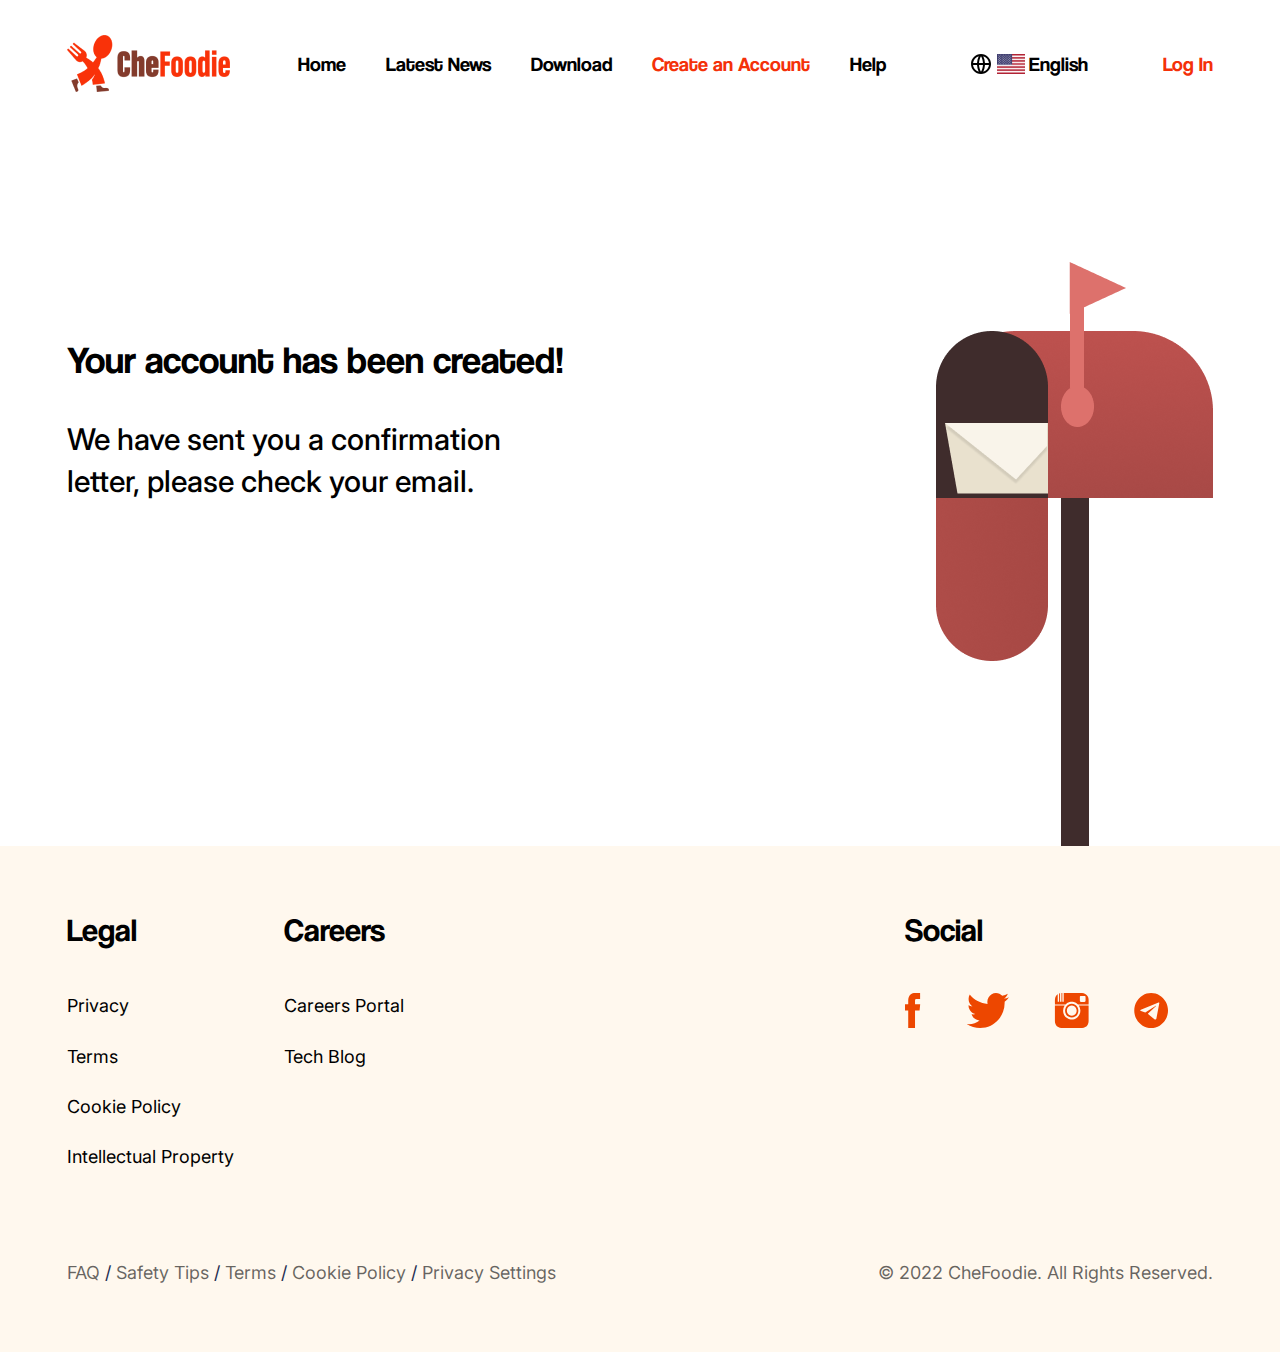
<file: account-created.html>
<!DOCTYPE html>
<html lang="en">
<head>
	<!-- All Meta Tag  -->
	 	<meta charset="UTF-8">
	  	<meta name="description" content="">
	  	<meta name="keywords" content="">
	  	<meta name="author" content="">
	  	<meta name="viewport" content="width=device-width, initial-scale=1.0, user-scalable=no">
	<title>CheFoodie</title>
	<!-- favicon -->
	<link rel="icon" type="image/png" sizes="32x32" href="./images/favicon.png" />
	<!-- Fonts Awesome Css -->
		<link rel="stylesheet" type="text/css" href="css/font-awesome.min.css" />
	<!-- wow animation Css -->
		<link rel="stylesheet" type="text/css" href="css/animate.css" />
	<!-- Bootstrap 5 Css -->
		<link rel="stylesheet" type="text/css" href="css/bootstrap.min.css" />
	<!-- owl.carousel Css -->
		<link rel="stylesheet" type="text/css" href="css/owl.carousel.min.css" />
	<!-- Style Css -->
		<link rel="stylesheet" type="text/css" href="css/style.css" />
	<!-- Responsive Css -->
		<link rel="stylesheet" type="text/css" href="css/responsive.css" />

</head>
<body>
<!-- Menu On Overle BG Strat  -->
	<div class="menu-overley"></div>
<!-- Menu On Overle BG End  -->

<!-- Header Html Strat -->
<header id="menu-block" class="header-wrapper">
	<div class="d-flex align-items-start align-items-center justify-content-between container">
		<figure class="main_logo col-lg-2 col-4"><a href="index.html" class="d-block"><img src="./images/logo.png" alt=""></a></figure>
		<div class="menu_time-and-timer d-flex align-items-center justify-content-end col-lg-7 col-md-3 pl-lg-0 pr-lg-0">
			
			<nav id="menu-item" class="col-lg-12 pl-lg-0 pr-lg-0">
				<span class="close-btn">
					<img src="./images/close.svg" alt="">
				</span>
				<ul class="menu_listing d-lg-flex align-items-center justify-content-center">
					<li class="d-inline-block"><a href="#0" class="d-block smooth_section">Home</a></li>
					<li class="d-inline-block"><a href="#0" class="d-block smooth_section">Latest News</a></li>
					<li class="d-inline-block"><a href="##0" class="d-block smooth_section">Download</a></li>
					<li class="d-inline-block"><a href="#0" class="d-block smooth_section  menu-item_active">Create an Account</a></li>
					<li class="d-inline-block"><a href="#0" class="d-block smooth_section">Help</a></li>	
				</ul>
			</nav>

			<!-- Mobile Menu Icon Html Strat -->
			<div class="mobile_menu_icon">
				<div class="three" id="menu">
					<div class="hamburger" id="hamburger-1">
						<img src="./images/toggel.svg" alt="" srcset="">
					</div>
				</div>
			</div>
			<!-- Mobile Menu Icon Html End -->
		</div>
		<div class="menu-item-last col-xl-3 col-lg-2 col-md-3 col-6">
			<ul class="d-flex justify-content-end login-menu align-items-center">
				<li>
					<a href="#0" class="d-flex align-items-center dropdown-set">
						<svg width="20" height="20" viewBox="0 0 20 20" fill="none" xmlns="http://www.w3.org/2000/svg">
							<path
								d="M10 20C4.477 20 0 15.523 0 10C0 4.477 4.477 0 10 0C15.523 0 20 4.477 20 10C20 15.523 15.523 20 10 20ZM7.71 17.667C6.72341 15.5743 6.15187 13.3102 6.027 11H2.062C2.25659 12.5389 2.89392 13.9882 3.89657 15.1717C4.89922 16.3552 6.22401 17.2221 7.71 17.667ZM8.03 11C8.181 13.439 8.878 15.73 10 17.752C11.1523 15.6766 11.8254 13.3695 11.97 11H8.03ZM17.938 11H13.973C13.8481 13.3102 13.2766 15.5743 12.29 17.667C13.776 17.2221 15.1008 16.3552 16.1034 15.1717C17.1061 13.9882 17.7434 12.5389 17.938 11ZM2.062 9H6.027C6.15187 6.68979 6.72341 4.42569 7.71 2.333C6.22401 2.77788 4.89922 3.64475 3.89657 4.8283C2.89392 6.01184 2.25659 7.4611 2.062 9ZM8.031 9H11.969C11.8248 6.6306 11.152 4.32353 10 2.248C8.84768 4.32345 8.17456 6.63052 8.03 9H8.031ZM12.29 2.333C13.2766 4.42569 13.8481 6.68979 13.973 9H17.938C17.7434 7.4611 17.1061 6.01184 16.1034 4.8283C15.1008 3.64475 13.776 2.77788 12.29 2.333Z"
								fill="black"
							/>
						</svg>
						<div class="position-relative">
							<select class="vodiapicker">
								<option value="au" class="test" data-thumbnail="./images/USA.svg">English</option>
								<option value="en" data-thumbnail="./images/Brazil.svg">Portuguese</option>
								<option value="au" data-thumbnail="./images/Spanish.svg">Spanish</option>
							</select>
							<div class="lang-select">
								<button class="btn-select" value=""></button>
								<div class="btn-box-select">
									<ul id="boxes-set"></ul>
								</div>
							</div>
						</div>
					</a>
				</li>
				<li><a href="#0" class="active-menu">Log In</a></li>
			</ul>
		</div>
	</div>
</header>
<!-- Header Html End -->
	<main>
        <!-- account-created-sec start -->
        <section class="account-created-sec">
            <div class="container">
                <div class="row">
                    <div class="col-7 account-created-left ">
                        <div class="account-created-alert">
                            <h2 class="wow fadeInUp">Your account has been created!</h2>
                            <p>We have sent you a confirmation letter, please check your email.</p>
                        </div>
                    </div>
                    <div class="col-5 account-created-right text-end">
                        <div class="account-created-img">
                            <img src="./images/account-created.png" alt="account-created">
                        </div>
                    </div>
                </div>
            </div>
        </section>
        <!-- account-created-sec start -->
    </main>
<!-- footer Html Start -->
    <footer class="footer-wrapper">
		<div class="container">
			<div class="row">
				<div class="col-md-7">
					<div class="footer-left">
						<div class="common-lists-wrap">
							<h4>Legal</h4>
							<ul>
								<li><a href="#">Privacy</a></li>
								<li><a href="#">Terms</a></li>
								<li><a href="#">Cookie Policy</a></li>
								<li><a href="#">Intellectual Property</a></li>
							</ul>
						</div>
						<div class="common-lists-wrap">
							<h4>Careers</h4>
							<ul>
								<li><a href="#">Careers Portal</a></li>
								<li><a href="#">Tech Blog</a></li>
							</ul>
						</div>
					</div>
				</div>
				<div class="col-md-5">
					<div class="footer-right">
						<div class="social-wrap">
							<h4>Social</h4>
							<ul>
								<li><a href="#" target="_blank"><img src="./images/facebook.svg" alt=""></a></li>
								<li><a href="#" target="_blank"><img src="./images/twitter.svg" alt=""></a></li>
								<li><a href="#" target="_blank"><img src="./images/instagram.svg" alt=""></a></li>
								<li><a href="#" target="_blank"><img src="./images/telegram.svg" alt=""></a></li>
							</ul>
						</div>
					</div>
				</div>
			</div>
			<div class="copyright-wraper">
				<div class="bottom-left">
					<ul>
						<li><a href="#">FAQ</a></li>
						<li> /<a href="#"> Safety Tips</a></li>
						<li>/<a href="#"> Terms</a></li>
						<li>/<a href="#"> Cookie Policy</a></li>
						<li>/<a href="#"> Privacy Settings	</a></li>
					</ul>
				</div>
				<div class="bottom-right">
					<p>© 2022 CheFoodie. All Rights Reserved.</p>
				</div>
			</div>
		</div>
	</footer>
<!-- footer Html End -->
<!-- back to top start -->
<div class="back_to_top">
	<i class="fa fa-arrow-circle-up" aria-hidden="true"></i>
</div>
<!-- back to top end -->
	<!-- main jqeury -->
		<script src="js/jquery-3.6.0.min.js"></script>
	<!-- bootstrap 5 jqeury -->
		<script src="js/bootstrap.min.js"></script>
	<!-- wow.min jqeury -->
		<script src="js/wow.min.js"></script>
	<!-- owl.carousel -->
		<script src="js/owl.carousel.min.js"></script>
	<!-- custom jqeury -->
		<script src="js/custom.js"></script>
</body>
</html>
</file>
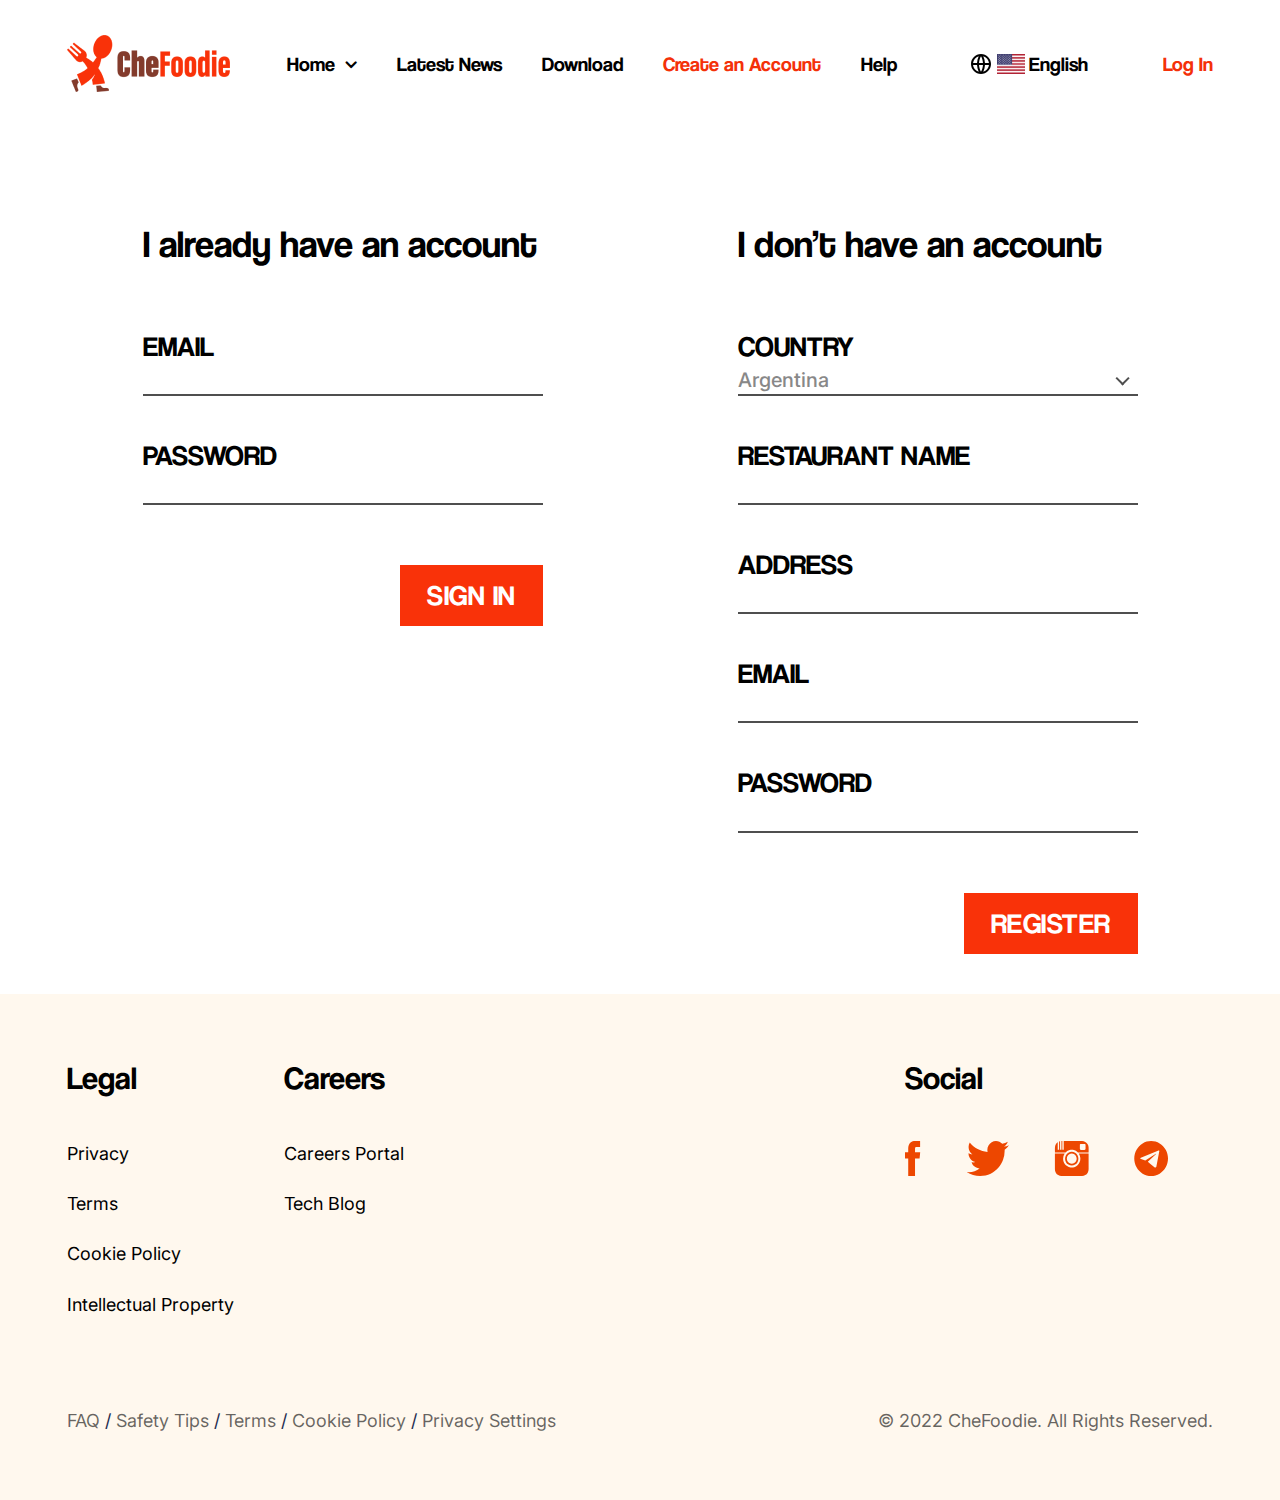
<file: create-an-account.html>
<!DOCTYPE html>
<html lang="en">
<head>
	<!-- All Meta Tag  -->
	 	<meta charset="UTF-8">
	  	<meta name="description" content="">
	  	<meta name="keywords" content="">
	  	<meta name="author" content="">
	  	<meta name="viewport" content="width=device-width, initial-scale=1.0, user-scalable=no">
	<title>CheFoodie</title>
	<!-- favicon -->
	<link rel="icon" type="image/png" sizes="32x32" href="./images/favicon.png" />
	<!-- Fonts Awesome Css -->
		<link rel="stylesheet" type="text/css" href="css/font-awesome.min.css" />
	<!-- wow animation Css -->
		<link rel="stylesheet" type="text/css" href="css/animate.css" />
	<!-- Bootstrap 5 Css -->
		<link rel="stylesheet" type="text/css" href="css/bootstrap.min.css" />
	<!-- owl.carousel Css -->
		<link rel="stylesheet" type="text/css" href="css/owl.carousel.min.css" />
	<!-- Style Css -->
		<link rel="stylesheet" type="text/css" href="css/style.css" />
	<!-- Responsive Css -->
		<link rel="stylesheet" type="text/css" href="css/responsive.css" />

</head>
<body>
<!-- Menu On Overle BG Strat  -->
	<div class="menu-overley"></div>
<!-- Menu On Overle BG End  -->

<!-- Header Html Strat -->
<header id="menu-block" class="header-wrapper">
	<div class="d-flex align-items-start align-items-center justify-content-between container">
		<figure class="main_logo col-lg-2 col-4"><a href="index.html" class="d-block"><img src="./images/logo.png" alt=""></a></figure>
		<div class="menu_time-and-timer d-flex align-items-center justify-content-end col-lg-7 col-md-3 pl-lg-0 pr-lg-0">
			
			<nav id="menu-item" class="col-lg-12 pl-lg-0 pr-lg-0">
				<span class="close-btn">
					<img src="./images/close.svg" alt="">
				</span>
				<ul class="menu_listing d-lg-flex align-items-center justify-content-center">
					<li class="d-inline-block"><a href="#0" class="d-block smooth_section">Home <i class="fa fa-angle-down" aria-hidden="true"></i></a></li>
					<li class="d-inline-block"><a href="#0" class="d-block smooth_section">Latest News</a></li>
					<li class="d-inline-block"><a href="##0" class="d-block smooth_section">Download</a></li>
					<li class="d-inline-block"><a href="#0" class="d-block smooth_section  menu-item_active">Create an Account</a></li>
					<li class="d-inline-block"><a href="#0" class="d-block smooth_section">Help</a></li>	
				</ul>
			</nav>

			<!-- Mobile Menu Icon Html Strat -->
			<div class="mobile_menu_icon">
				<div class="three" id="menu">
					<div class="hamburger" id="hamburger-1">
						<img src="./images/toggel.svg" alt="" srcset="">
					</div>
				</div>
			</div>
			<!-- Mobile Menu Icon Html End -->
		</div>
		<div class="menu-item-last col-xl-3 col-lg-2 col-md-3 col-6">
			<ul class="d-flex justify-content-end login-menu align-items-center">
				<li>
					<a href="#0" class="d-flex align-items-center dropdown-set">
						<svg width="20" height="20" viewBox="0 0 20 20" fill="none" xmlns="http://www.w3.org/2000/svg">
							<path
								d="M10 20C4.477 20 0 15.523 0 10C0 4.477 4.477 0 10 0C15.523 0 20 4.477 20 10C20 15.523 15.523 20 10 20ZM7.71 17.667C6.72341 15.5743 6.15187 13.3102 6.027 11H2.062C2.25659 12.5389 2.89392 13.9882 3.89657 15.1717C4.89922 16.3552 6.22401 17.2221 7.71 17.667ZM8.03 11C8.181 13.439 8.878 15.73 10 17.752C11.1523 15.6766 11.8254 13.3695 11.97 11H8.03ZM17.938 11H13.973C13.8481 13.3102 13.2766 15.5743 12.29 17.667C13.776 17.2221 15.1008 16.3552 16.1034 15.1717C17.1061 13.9882 17.7434 12.5389 17.938 11ZM2.062 9H6.027C6.15187 6.68979 6.72341 4.42569 7.71 2.333C6.22401 2.77788 4.89922 3.64475 3.89657 4.8283C2.89392 6.01184 2.25659 7.4611 2.062 9ZM8.031 9H11.969C11.8248 6.6306 11.152 4.32353 10 2.248C8.84768 4.32345 8.17456 6.63052 8.03 9H8.031ZM12.29 2.333C13.2766 4.42569 13.8481 6.68979 13.973 9H17.938C17.7434 7.4611 17.1061 6.01184 16.1034 4.8283C15.1008 3.64475 13.776 2.77788 12.29 2.333Z"
								fill="black"
							/>
						</svg>
						<div class="position-relative">
							<select class="vodiapicker">
								<option value="au" class="test" data-thumbnail="./images/USA.svg">English</option>
								<option value="en" data-thumbnail="./images/Brazil.svg">Portuguese</option>
								<option value="au" data-thumbnail="./images/Spanish.svg">Spanish</option>
							</select>
							<div class="lang-select">
								<button class="btn-select" value=""></button>
								<div class="btn-box-select">
									<ul id="boxes-set"></ul>
								</div>
							</div>
						</div>
					</a>
				</li>
				<li><a href="#0" class="active-menu">Log In</a></li>
			</ul>
		</div>
	</div>
</header>
<!-- Header Html End -->
	<main>
        <!-- create-an-account-sec html start -->
		<section class="create-an-account-sec">
            <div class="container">
                <div class="row">
                    <div class="col-md-6">
                        <div class="form-wrapper">
                            <form action="">
                                <h2 class="wow fadeInUp">I already have an account</h2>
                                <h3>Log In</h3>
                                <div class="common-field">
                                    <label class="common-label" for="email">EMAIL</label>
                                    <input class="common-input" type="email" id="email">
                                </div>
                                <div class="common-field responsive-mb">
                                    <label class="common-label" for="password">PASSWORD</label>
                                    <input class="common-input" required type="password" id="password">
									<a href="javascript:void(0)" class="lock-icon">
                                        <img src="./images/lock.svg" alt="lock" class="lock-one">
                                        <img src="./images/unlock.svg" alt="unlock" class="unlock-one">
                                    </a>
                                </div>
                                <div class="sign-in-btn">
                                    <button type="submit">
										<span class="btn-sign">SIGN IN</span>
										<span class="btn-log">LOG IN</span>
									</button>
                                </div>
                            </form>
                        </div>
                    </div>
                    <div class="col-md-6">
                        <div class="form-wrapper form-wrapper-right">
                            <form action="">
                                <h2 class="wow fadeInUp">I don’t have an account</h2>
								<h3>Sign Up</h3>
								<div class="common-field country-sec">
                                    <label class="common-label" for="restaurant">COUNTRY</label>
                                    <select>
										<option value="0">Argentina</option>
										<option value="1">Brazil</option>	
										<option value="2">Chile</option>
										<option value="3">Colombia</option>
										<option value="4">México</option>
										<option value="5">Perú</option>
									</select>
                                </div>
                                <div class="common-field">
                                    <label class="common-label" for="restaurant">RESTAURANT NAME</label>
                                    <input class="common-input" type="text" id="restaurant">
                                </div>
								<div class="common-field">
                                    <label class="common-label" for="address">ADDRESS</label>
                                    <input class="common-input" type="text" id="address">
                                </div>
                                <div class="common-field">
                                    <label class="common-label" for="email">EMAIL</label>
                                    <input class="common-input" type="email" id="email">
                                </div>
                                <div class="common-field">
                                    <label class="common-label" for="password">PASSWORD</label>
                                    <input class="common-input" required type="password" id="password">
									<a href="javascript:void(0)" class="lock-icon">
                                        <img src="./images/lock.svg" alt="lock" class="lock-one">
                                        <img src="./images/unlock.svg" alt="unlock" class="unlock-one">
                                    </a>
                                </div>
                                <div class="sign-in-btn">
                                    <button type="submit" class="regi-btn">REGISTER</button>
									<button type="submit" class="custom-btn">SIGN UP</button>
                                </div>
                            </form>
                        </div>
                    </div>
                </div>
            </div>
        </section>
        <!-- create-an-account-sec html end -->
    </main>
<!-- footer Html Start -->
    <footer class="footer-wrapper">
		<div class="container">
			<div class="row">
				<div class="col-md-7">
					<div class="footer-left">
						<div class="common-lists-wrap">
							<h4>Legal</h4>
							<ul>
								<li><a href="#">Privacy</a></li>
								<li><a href="#">Terms</a></li>
								<li><a href="#">Cookie Policy</a></li>
								<li><a href="#">Intellectual Property</a></li>
							</ul>
						</div>
						<div class="common-lists-wrap">
							<h4>Careers</h4>
							<ul>
								<li><a href="#">Careers Portal</a></li>
								<li><a href="#">Tech Blog</a></li>
							</ul>
						</div>
					</div>
				</div>
				<div class="col-md-5">
					<div class="footer-right">
						<div class="social-wrap">
							<h4>Social</h4>
							<ul>
								<li><a href="#" target="_blank"><img src="./images/facebook.svg" alt=""></a></li>
								<li><a href="#" target="_blank"><img src="./images/twitter.svg" alt=""></a></li>
								<li><a href="#" target="_blank"><img src="./images/instagram.svg" alt=""></a></li>
								<li><a href="#" target="_blank"><img src="./images/telegram.svg" alt=""></a></li>
							</ul>
						</div>
					</div>
				</div>
			</div>
			<div class="copyright-wraper">
				<div class="bottom-left">
					<ul>
						<li><a href="#">FAQ</a></li>
						<li> /<a href="#"> Safety Tips</a></li>
						<li>/<a href="#"> Terms</a></li>
						<li>/<a href="#"> Cookie Policy</a></li>
						<li>/<a href="#"> Privacy Settings	</a></li>
					</ul>
				</div>
				<div class="bottom-right">
					<p>© 2022 CheFoodie. All Rights Reserved.</p>
				</div>
			</div>
		</div>
	</footer>
<!-- footer Html End -->
	<!-- back to top start -->
	<div class="back_to_top">
		<i class="fa fa-arrow-circle-up" aria-hidden="true"></i>
	</div>
	<!-- back to top end -->
	<!-- main jqeury -->
		<script src="js/jquery-3.6.0.min.js"></script>
	<!-- bootstrap 5 jqeury -->
		<script src="js/bootstrap.min.js"></script>
	<!-- wow.min jqeury -->
		<script src="js/wow.min.js"></script>
	<!-- owl.carousel -->
		<script src="js/owl.carousel.min.js"></script>
	<!-- nice select jqeury -->
		<script src="js/nice-select.js"></script>
	<!-- custom jqeury -->
		<script src="js/custom.js"></script>
</body>
</html>
</file>
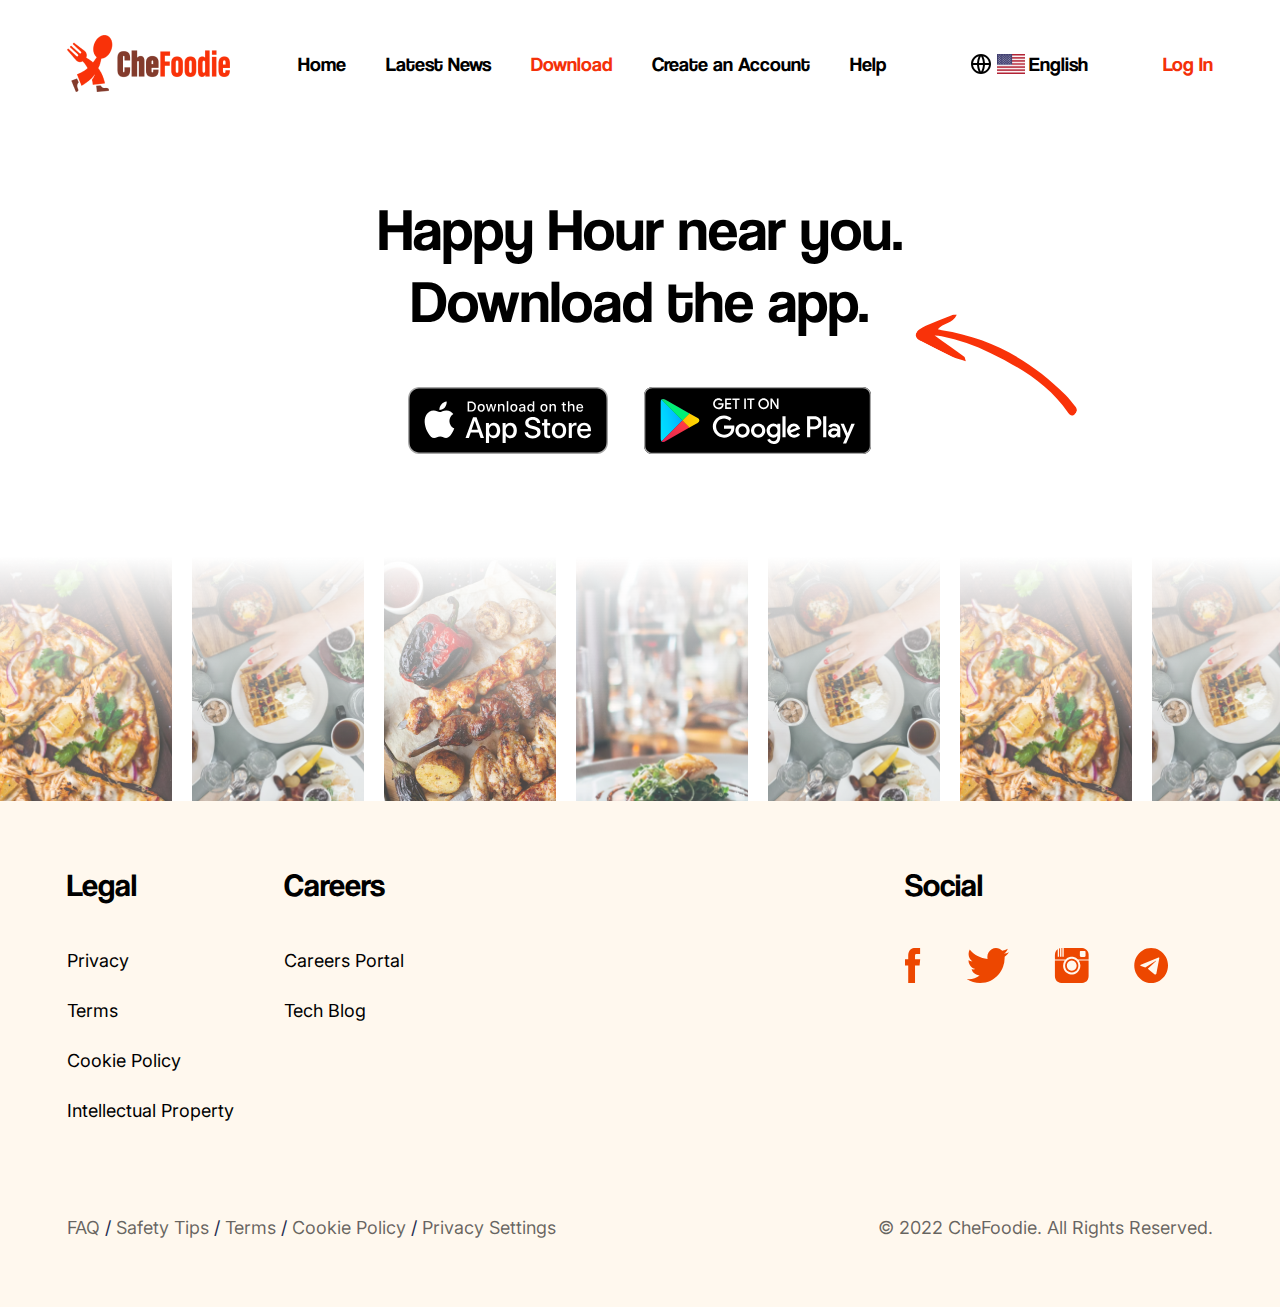
<file: download.html>
<!DOCTYPE html>
<html lang="en">
<head>
	<!-- All Meta Tag  -->
	 	<meta charset="UTF-8">
	  	<meta name="description" content="">
	  	<meta name="keywords" content="">
	  	<meta name="author" content="">
	  	<meta name="viewport" content="width=device-width, initial-scale=1.0, user-scalable=no">
	<title>CheFoodie</title>
	<!-- favicon -->
	<link rel="icon" type="image/png" sizes="32x32" href="./images/favicon.png" />
	<!-- Fonts Awesome Css -->
		<link rel="stylesheet" type="text/css" href="css/font-awesome.min.css" />
	<!-- wow animation Css -->
		<link rel="stylesheet" type="text/css" href="css/animate.css" />
	<!-- Bootstrap 5 Css -->
		<link rel="stylesheet" type="text/css" href="css/bootstrap.min.css" />
	<!-- owl.carousel Css -->
		<link rel="stylesheet" type="text/css" href="css/owl.carousel.min.css" />
	<!-- Style Css -->
		<link rel="stylesheet" type="text/css" href="css/style.css" />
	<!-- Responsive Css -->
		<link rel="stylesheet" type="text/css" href="css/responsive.css" />

</head>
<body class="dwnload-page">
<!-- Menu On Overle BG Strat  -->
<div class="menu-overley"></div>
<!-- Menu On Overle BG End  -->

<!-- Header Html Strat -->
<header id="menu-block" class="header-wrapper">
    <div class="d-flex align-items-start align-items-center justify-content-between container">
        <figure class="main_logo col-lg-2 col-4">
            <a href="index.html" class="d-block"><img src="./images/logo.png" alt="" /></a>
        </figure>
        <div class="menu_time-and-timer d-flex align-items-center justify-content-end col-lg-7 col-md-3 pl-lg-0 pr-lg-0">
            <nav id="menu-item" class="col-lg-12 pl-lg-0 pr-lg-0">
                <span class="close-btn">
                    <img src="./images/close.svg" alt="" />
                </span>
                <ul class="menu_listing d-lg-flex align-items-center justify-content-center">
                    <li class="d-inline-block"><a href="#0" class="d-block smooth_section">Home</a></li>
                    <li class="d-inline-block"><a href="#0" class="d-block smooth_section">Latest News</a></li>
                    <li class="d-inline-block"><a href="##0" class="d-block smooth_section menu-item_active">Download</a></li>
                    <li class="d-inline-block"><a href="#0" class="d-block smooth_section">Create an Account</a></li>
                    <li class="d-inline-block"><a href="#0" class="d-block smooth_section">Help</a></li>
                </ul>
            </nav>

            <!-- Mobile Menu Icon Html Strat -->
            <div class="mobile_menu_icon">
                <div class="three" id="menu">
                    <div class="hamburger" id="hamburger-1">
                        <img src="./images/toggel.svg" alt="" srcset="">
                    </div>
                </div>
            </div>
            <!-- Mobile Menu Icon Html End -->
        </div>
        <div class="menu-item-last col-xl-3 col-lg-2 col-md-3 col-6">
            <ul class="d-flex justify-content-end login-menu align-items-center">
                <li>
                    <a href="#0" class="d-flex align-items-center dropdown-set">
                        <svg width="20" height="20" viewBox="0 0 20 20" fill="none" xmlns="http://www.w3.org/2000/svg">
                            <path
                                d="M10 20C4.477 20 0 15.523 0 10C0 4.477 4.477 0 10 0C15.523 0 20 4.477 20 10C20 15.523 15.523 20 10 20ZM7.71 17.667C6.72341 15.5743 6.15187 13.3102 6.027 11H2.062C2.25659 12.5389 2.89392 13.9882 3.89657 15.1717C4.89922 16.3552 6.22401 17.2221 7.71 17.667ZM8.03 11C8.181 13.439 8.878 15.73 10 17.752C11.1523 15.6766 11.8254 13.3695 11.97 11H8.03ZM17.938 11H13.973C13.8481 13.3102 13.2766 15.5743 12.29 17.667C13.776 17.2221 15.1008 16.3552 16.1034 15.1717C17.1061 13.9882 17.7434 12.5389 17.938 11ZM2.062 9H6.027C6.15187 6.68979 6.72341 4.42569 7.71 2.333C6.22401 2.77788 4.89922 3.64475 3.89657 4.8283C2.89392 6.01184 2.25659 7.4611 2.062 9ZM8.031 9H11.969C11.8248 6.6306 11.152 4.32353 10 2.248C8.84768 4.32345 8.17456 6.63052 8.03 9H8.031ZM12.29 2.333C13.2766 4.42569 13.8481 6.68979 13.973 9H17.938C17.7434 7.4611 17.1061 6.01184 16.1034 4.8283C15.1008 3.64475 13.776 2.77788 12.29 2.333Z"
                                fill="black"
                            />
                        </svg>
                        <div class="position-relative">
                            <select class="vodiapicker">
                                <option value="au" class="test" data-thumbnail="./images/USA.svg">English</option>
                                <option value="en" data-thumbnail="./images/Brazil.svg">Portuguese</option>
                                <option value="au" data-thumbnail="./images/Spanish.svg">Spanish</option>
                            </select>
                            <div class="lang-select">
                                <button class="btn-select" value=""></button>
                                <div class="btn-box-select">
                                    <ul id="boxes-set"></ul>
                                </div>
                            </div>
                        </div>
                    </a>
                </li>
                <li><a href="#0" class="active-menu">Log In</a></li>
            </ul>
        </div>
    </div>
</header>
<!-- Header Html End -->
<main>
    <!-- hero-sec start -->
    <section class="download-main-section">
        <div class="container">
            <div class="download-section text-center position-relative">
                <h1 class="wow fadeInUp">
                    Happy Hour near you. 
                    <span class="title-for-destop">Download the app.</span> 
                    <span class="title-for-mobile">Find in one click. </span>
                </h1>
                <div class="download-arrow">
                    <img src="./images/download-arrow.svg" alt="" srcset="" />
                </div>
                <div class="bottom-btn">
                    <div class="common-buttons">
                        <h3>Get the App!</h3>
                        <div class="btn-wraper">
                            <a href="#" target="_blank"><img src="./images/app-store.svg" alt="app-store" /></a>
                            <a href="#" target="_blank"><img src="./images/play-store.svg" alt="play-store" /></a>
                        </div>
                        <div class="get-app-arrow">
                            <img src="./images/Union.svg" alt="" />
                        </div>
                    </div>
                </div>
            </div>
        </div>
    </section>
    <!-- hero-sec end -->
    <!-- Slider Section Start -->
    <section class="bottom-slider">
        <div class="owl-carousel owl-theme">
            <div class="item"><img src="./images/slide-1.png" alt="" /></div>
            <div class="item"><img src="./images/slide-2.png" alt="" /></div>
            <div class="item"><img src="./images/slide-3.png" alt="" /></div>
            <div class="item"><img src="./images/slide-4.png" alt="" /></div>
            <div class="item"><img src="./images/slide-5.png" alt="" /></div>
        </div>
    </section>
    <!--  -->
</main>
<!-- footer Html Start -->
<footer class="footer-wrapper">
    <div class="container">
        <div class="row">
            <div class="col-md-7">
                <div class="footer-left">
                    <div class="common-lists-wrap">
                        <h4>Legal</h4>
                        <ul>
                            <li><a href="#">Privacy</a></li>
                            <li><a href="#">Terms</a></li>
                            <li><a href="#">Cookie Policy</a></li>
                            <li><a href="#">Intellectual Property</a></li>
                        </ul>
                    </div>
                    <div class="common-lists-wrap">
                        <h4>Careers</h4>
                        <ul>
                            <li><a href="#">Careers Portal</a></li>
                            <li><a href="#">Tech Blog</a></li>
                        </ul>
                    </div>
                </div>
            </div>
            <div class="col-md-5">
                <div class="footer-right">
                    <div class="social-wrap">
                        <h4>Social</h4>
                        <ul>
                            <li>
                                <a href="#" target="_blank"><img src="./images/facebook.svg" alt="" /></a>
                            </li>
                            <li>
                                <a href="#" target="_blank"><img src="./images/twitter.svg" alt="" /></a>
                            </li>
                            <li>
                                <a href="#" target="_blank"><img src="./images/instagram.svg" alt="" /></a>
                            </li>
                            <li>
                                <a href="#" target="_blank"><img src="./images/telegram.svg" alt="" /></a>
                            </li>
                        </ul>
                    </div>
                </div>
            </div>
        </div>
        <div class="copyright-wraper">
            <div class="bottom-left">
                <ul>
                    <li><a href="#">FAQ</a></li>
                    <li>/<a href="#"> Safety Tips</a></li>
                    <li>/<a href="#"> Terms</a></li>
                    <li>/<a href="#"> Cookie Policy</a></li>
                    <li>/<a href="#"> Privacy Settings </a></li>
                </ul>
            </div>
            <div class="bottom-right">
                <p>© 2022 CheFoodie. All Rights Reserved.</p>
            </div>
        </div>
    </div>
</footer>
<!-- footer Html End -->
<!-- back to top start -->
<div class="back_to_top">
    <i class="fa fa-arrow-circle-up" aria-hidden="true"></i>
</div>
<!-- back to top end -->

	<!-- main jqeury -->
		<script src="js/jquery-3.6.0.min.js"></script>
	<!-- bootstrap 5 jqeury -->
		<script src="js/bootstrap.min.js"></script>
	<!-- wow.min jqeury -->
		<script src="js/wow.min.js"></script>
	<!-- owl.carousel -->
		<script src="js/owl.carousel.min.js"></script>
	<!-- custom jqeury -->
		<script src="js/custom.js"></script>
</body>
</html>
</file>
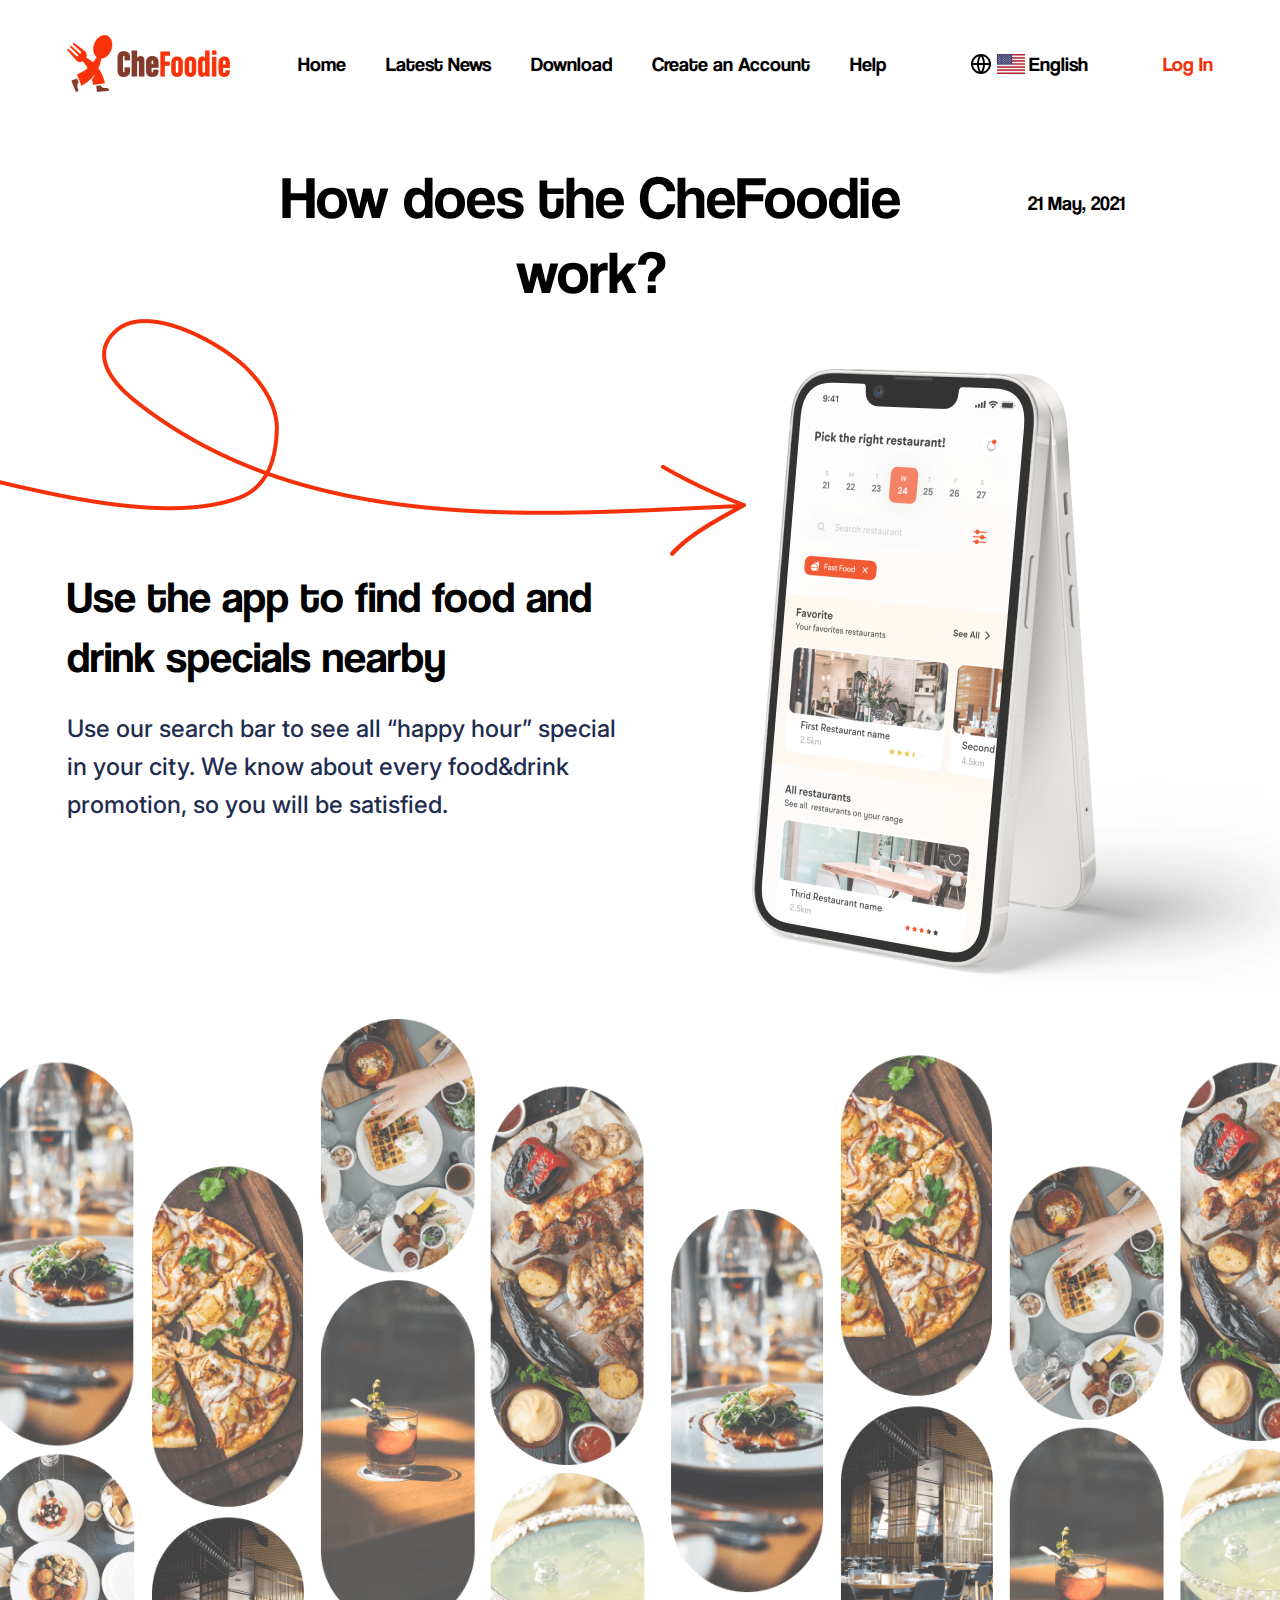
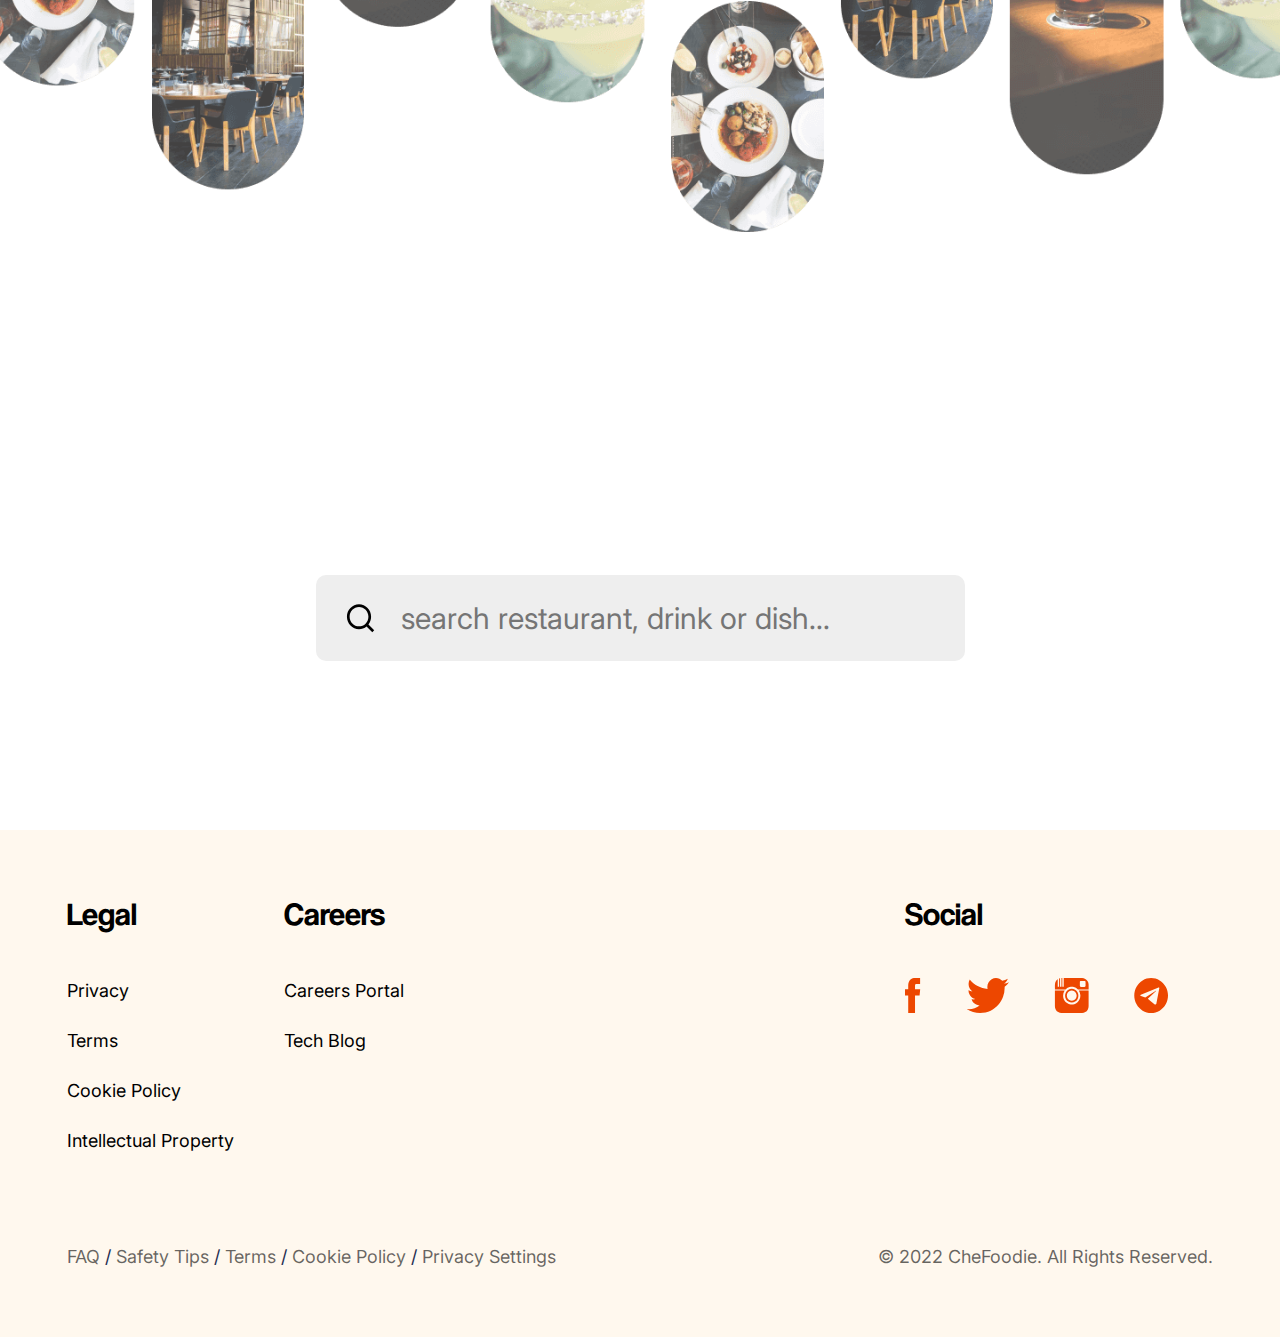
<file: learn.html>
<!DOCTYPE html>
<html lang="en">
<head>
	<!-- All Meta Tag  -->
	 	<meta charset="UTF-8">
	  	<meta name="description" content="">
	  	<meta name="keywords" content="">
	  	<meta name="author" content="">
	  	<meta name="viewport" content="width=device-width, initial-scale=1.0, user-scalable=no">
	<title>CheFoodie | Learn</title>
	<!-- favicon -->
	<link rel="icon" type="image/png" sizes="32x32" href="./images/favicon.png" />
	<!-- Fonts Awesome Css -->
		<link rel="stylesheet" type="text/css" href="css/font-awesome.min.css" />
	<!-- wow animation Css -->
		<link rel="stylesheet" type="text/css" href="css/animate.css" />
	<!-- Bootstrap 5 Css -->
		<link rel="stylesheet" type="text/css" href="css/bootstrap.min.css" />
	<!-- owl.carousel Css -->
		<link rel="stylesheet" type="text/css" href="css/owl.carousel.min.css" />
	<!-- Style Css -->
		<link rel="stylesheet" type="text/css" href="css/style.css" />
	<!-- Responsive Css -->
		<link rel="stylesheet" type="text/css" href="css/responsive.css" />

</head>
<body class="dwnload-page">
<!-- Menu On Overle BG Strat  -->
	<div class="menu-overley"></div>
<!-- Menu On Overle BG End  -->

<!-- Header Html Strat -->
	<header id="menu-block" class="header-wrapper">
		<div class="d-flex align-items-start align-items-center justify-content-between container">
			<figure class="main_logo col-lg-2 col-4"><a href="index.html" class="d-block"><img src="./images/logo.png" alt=""></a></figure>
			<div class="menu_time-and-timer d-flex align-items-center justify-content-end col-lg-7 col-md-3 pl-lg-0 pr-lg-0">
				
				<nav id="menu-item" class="col-lg-12 pl-lg-0 pr-lg-0">
					<span class="close-btn">
						<img src="./images/close.svg" alt="">
					</span>
					<ul class="menu_listing d-lg-flex align-items-center justify-content-center">
						<li class="d-inline-block"><a href="#0" class="d-block smooth_section">Home</a></li>
						<li class="d-inline-block"><a href="#0" class="d-block smooth_section">Latest News</a></li>
						<li class="d-inline-block"><a href="##0" class="d-block smooth_section">Download</a></li>
						<li class="d-inline-block"><a href="#0" class="d-block smooth_section">Create an Account</a></li>
						<li class="d-inline-block"><a href="#0" class="d-block smooth_section">Help</a></li>	
					</ul>
				</nav>

				<!-- Mobile Menu Icon Html Strat -->
				<div class="mobile_menu_icon">
					<div class="three" id="menu">
	                    <div class="hamburger" id="hamburger-1">
	                        <img src="./images/toggel.svg" alt="" srcset="">
	                    </div>
	                </div>
				</div>
				<!-- Mobile Menu Icon Html End -->
			</div>
			<div class="menu-item-last col-xl-3 col-lg-2 col-md-3 col-6">
				<ul class="d-flex justify-content-end login-menu align-items-center">
					<li>
						<a href="#0" class="d-flex align-items-center dropdown-set">
                            <svg width="20" height="20" viewBox="0 0 20 20" fill="none" xmlns="http://www.w3.org/2000/svg">
                                <path
                                    d="M10 20C4.477 20 0 15.523 0 10C0 4.477 4.477 0 10 0C15.523 0 20 4.477 20 10C20 15.523 15.523 20 10 20ZM7.71 17.667C6.72341 15.5743 6.15187 13.3102 6.027 11H2.062C2.25659 12.5389 2.89392 13.9882 3.89657 15.1717C4.89922 16.3552 6.22401 17.2221 7.71 17.667ZM8.03 11C8.181 13.439 8.878 15.73 10 17.752C11.1523 15.6766 11.8254 13.3695 11.97 11H8.03ZM17.938 11H13.973C13.8481 13.3102 13.2766 15.5743 12.29 17.667C13.776 17.2221 15.1008 16.3552 16.1034 15.1717C17.1061 13.9882 17.7434 12.5389 17.938 11ZM2.062 9H6.027C6.15187 6.68979 6.72341 4.42569 7.71 2.333C6.22401 2.77788 4.89922 3.64475 3.89657 4.8283C2.89392 6.01184 2.25659 7.4611 2.062 9ZM8.031 9H11.969C11.8248 6.6306 11.152 4.32353 10 2.248C8.84768 4.32345 8.17456 6.63052 8.03 9H8.031ZM12.29 2.333C13.2766 4.42569 13.8481 6.68979 13.973 9H17.938C17.7434 7.4611 17.1061 6.01184 16.1034 4.8283C15.1008 3.64475 13.776 2.77788 12.29 2.333Z"
                                    fill="black"
                                />
                            </svg>
                            <div class="position-relative">
                                <select class="vodiapicker">
                                    <option value="au" class="test" data-thumbnail="./images/USA.svg">English</option>
                                    <option value="en" data-thumbnail="./images/Brazil.svg">Portuguese</option>
                                    <option value="au" data-thumbnail="./images/Spanish.svg">Spanish</option>
                                </select>
                                <div class="lang-select">
                                    <button class="btn-select" value=""></button>
                                    <div class="btn-box-select">
                                        <ul id="boxes-set"></ul>
                                    </div>
                                </div>
                            </div>
                        </a>
					</li>
					<li><a href="#0" class="active-menu">Log In</a></li>
				</ul>
			</div>
		</div>
	</header>
<!-- Header Html End -->
	<main>
		<!-- How does the CheFoodie work start -->
		<section class="learn-page">
			<div class="container">
				<div class="row learn-first-row">
					<div class="col-md-2 col-12 first-blank-box"></div>
					<div class="col-md-7 col-12">
						<h1 class="learn-heading text-center wow fadeInUp">How does the CheFoodie work?</h1>
					</div>
					<div class="col-md-3 col-12 last-box">
						<p class="text-center learn-date">21 May, 2021</p>
					</div>
				</div>
			</div>
		</section>
		<!-- How does the CheFoodie work end -->
		<!-- Use the app start -->
		<section class="special-section">
			<div class="container">
				<div class="row special-row">
					<div class="col-md-6 col-12 special-left-part d-flex justify-content-end flex-column">
						<h2 class="wow fadeInUp">Use the app to find food and drink specials nearby</h2>
						<p>Use our search bar to see all “happy hour” special in your city. We know about every food&drink promotion, so you will be satisfied.</p>
					</div>
					<div class="col-md-6 col-12 special-right-part">
						<img src="./images/learn-iphone-image.png" alt="">
					</div>
				</div>
			</div>
		</section>
		<!-- Use the app end -->
		<!--  -->
		<section class="foods-section">
			<div>
				<img src="./images/foods-image.png" alt="">
			</div>
		</section>
		<section class="get-in-touch-section">
			<div class="container">
				<div class="get-in-touch">
					<h3 class="wow fadeInUp">All that you need - is to use the search bar in the app and find what you want</h3>
					<div class="touch-input">
						<img src="./images/search-new.svg" alt="">
						<input type="text" placeholder="search restaurant, drink or dish...">
					</div>
				</div>
			</div>
		</section>
	</main>
<!-- footer Html Start -->
    <footer class="footer-wrapper">
		<div class="container">
			<div class="row">
				<div class="col-md-7">
					<div class="footer-left">
						<div class="common-lists-wrap">
							<h4>Legal</h4>
							<ul>
								<li><a href="#">Privacy</a></li>
								<li><a href="#">Terms</a></li>
								<li><a href="#">Cookie Policy</a></li>
								<li><a href="#">Intellectual Property</a></li>
							</ul>
						</div>
						<div class="common-lists-wrap">
							<h4>Careers</h4>
							<ul>
								<li><a href="#">Careers Portal</a></li>
								<li><a href="#">Tech Blog</a></li>
							</ul>
						</div>
					</div>
				</div>
				<div class="col-md-5">
					<div class="footer-right">
						<div class="social-wrap">
							<h4>Social</h4>
							<ul>
								<li><a href="#" target="_blank"><img src="./images/facebook.svg" alt=""></a></li>
								<li><a href="#" target="_blank"><img src="./images/twitter.svg" alt=""></a></li>
								<li><a href="#" target="_blank"><img src="./images/instagram.svg" alt=""></a></li>
								<li><a href="#" target="_blank"><img src="./images/telegram.svg" alt=""></a></li>
							</ul>
						</div>
					</div>
				</div>
			</div>
			<div class="copyright-wraper">
				<div class="bottom-left">
					<ul>
						<li><a href="#">FAQ</a></li>
						<li> /<a href="#"> Safety Tips</a></li>
						<li>/<a href="#"> Terms</a></li>
						<li>/<a href="#"> Cookie Policy</a></li>
						<li>/<a href="#"> Privacy Settings	</a></li>
					</ul>
				</div>
				<div class="bottom-right">
					<p>© 2022 CheFoodie. All Rights Reserved.</p>
				</div>
			</div>
		</div>
	</footer>
<!-- footer Html End -->
<!-- back to top start -->
<div class="back_to_top">
	<i class="fa fa-arrow-circle-up" aria-hidden="true"></i>
</div>
<!-- back to top end -->
	<!-- main jqeury -->
		<script src="js/jquery-3.6.0.min.js"></script>
	<!-- bootstrap 5 jqeury -->
		<script src="js/bootstrap.min.js"></script>
	<!-- wow.min jqeury -->
		<script src="js/wow.min.js"></script>
	<!-- owl.carousel -->
		<script src="js/owl.carousel.min.js"></script>
	<!-- custom jqeury -->
		<script src="js/custom.js"></script>
</body>
</html>
</file>
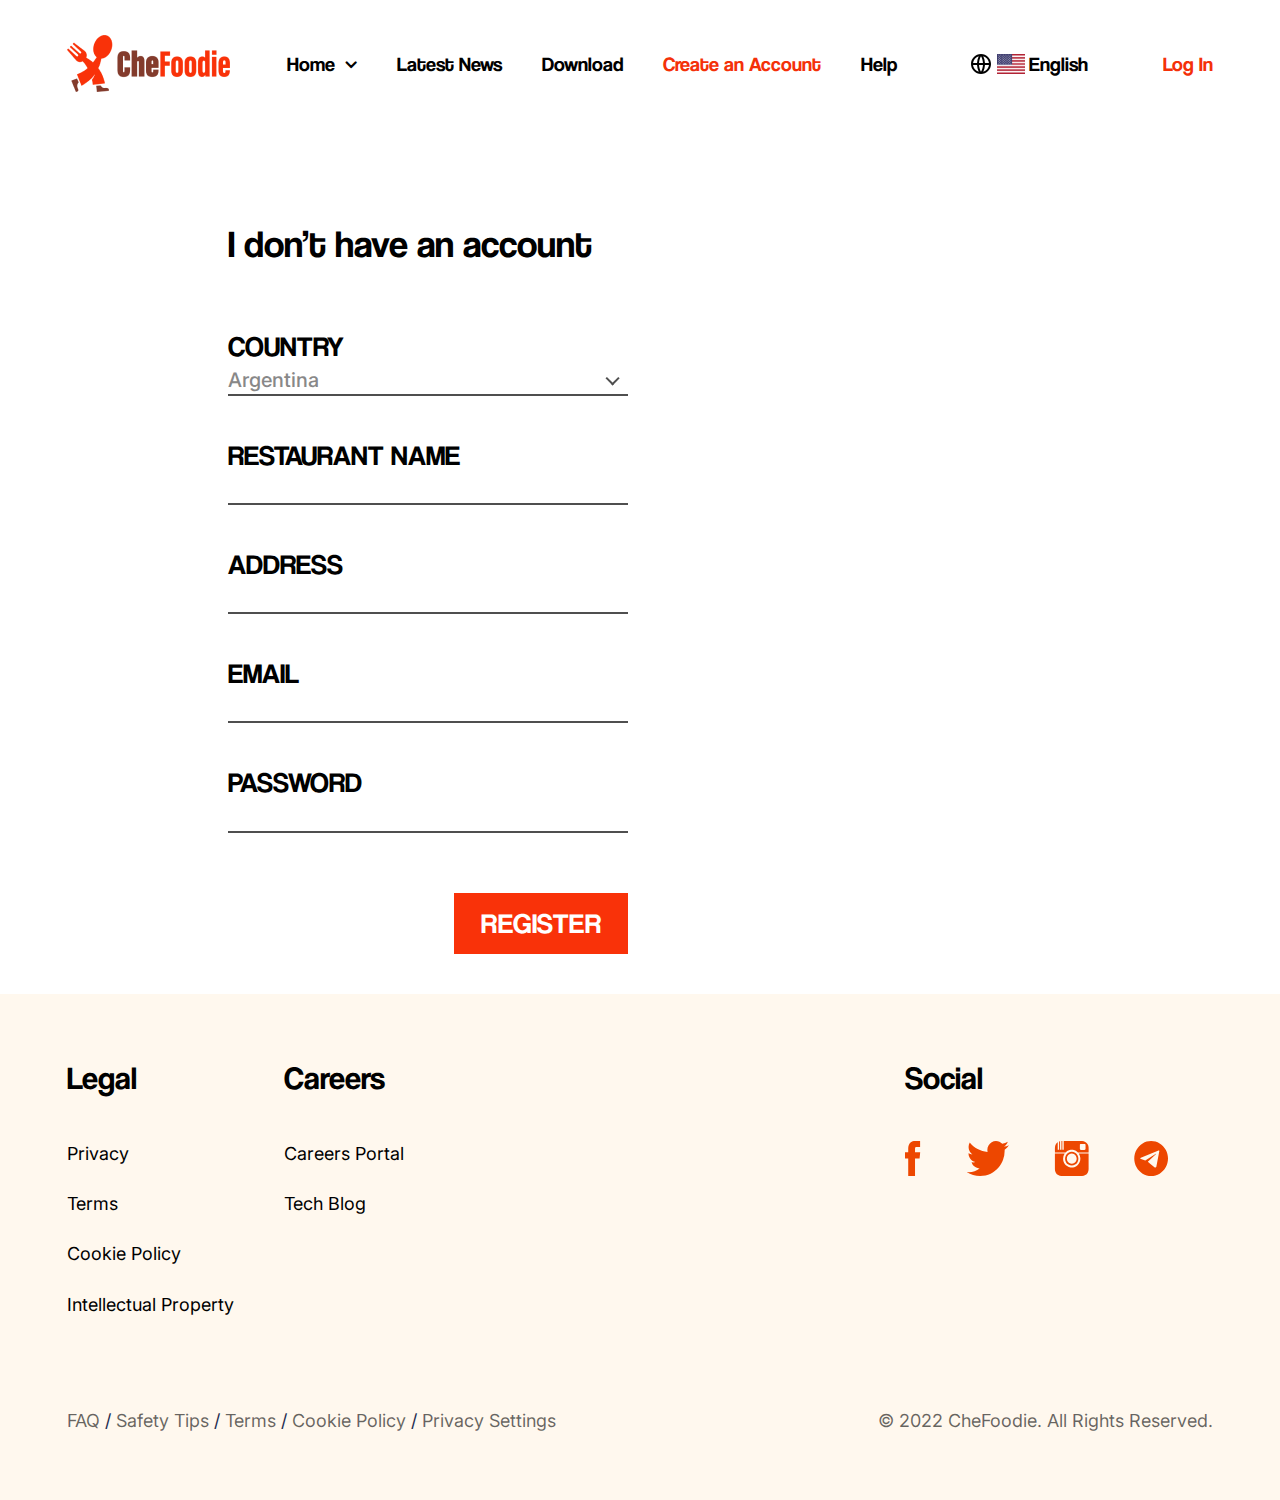
<file: signUp.html>
<!DOCTYPE html>
<html lang="en">
<head>
	<!-- All Meta Tag  -->
	 	<meta charset="UTF-8">
	  	<meta name="description" content="">
	  	<meta name="keywords" content="">
	  	<meta name="author" content="">
	  	<meta name="viewport" content="width=device-width, initial-scale=1.0, user-scalable=no">
	<title>CheFoodie</title>
	<!-- favicon -->
	<link rel="icon" type="image/png" sizes="32x32" href="./images/favicon.png" />
	<!-- Fonts Awesome Css -->
		<link rel="stylesheet" type="text/css" href="css/font-awesome.min.css" />
	<!-- wow animation Css -->
		<link rel="stylesheet" type="text/css" href="css/animate.css" />
	<!-- Bootstrap 5 Css -->
		<link rel="stylesheet" type="text/css" href="css/bootstrap.min.css" />
	<!-- owl.carousel Css -->
		<link rel="stylesheet" type="text/css" href="css/owl.carousel.min.css" />
	<!-- Style Css -->
		<link rel="stylesheet" type="text/css" href="css/style.css" />
	<!-- Responsive Css -->
		<link rel="stylesheet" type="text/css" href="css/responsive.css" />

</head>
<body>
<!-- Menu On Overle BG Strat  -->
	<div class="menu-overley"></div>
<!-- Menu On Overle BG End  -->

<!-- Header Html Strat -->
<header id="menu-block" class="header-wrapper">
	<div class="d-flex align-items-start align-items-center justify-content-between container">
		<figure class="main_logo col-lg-2 col-4"><a href="index.html" class="d-block"><img src="./images/logo.png" alt=""></a></figure>
		<div class="menu_time-and-timer d-flex align-items-center justify-content-end col-lg-7 col-md-3 pl-lg-0 pr-lg-0">
			
			<nav id="menu-item" class="col-lg-12 pl-lg-0 pr-lg-0">
				<span class="close-btn">
					<img src="./images/close.svg" alt="">
				</span>
				<ul class="menu_listing d-lg-flex align-items-center justify-content-center">
					<li class="d-inline-block"><a href="#0" class="d-block smooth_section">Home <i class="fa fa-angle-down" aria-hidden="true"></i></a></li>
					<li class="d-inline-block"><a href="#0" class="d-block smooth_section">Latest News</a></li>
					<li class="d-inline-block"><a href="##0" class="d-block smooth_section">Download</a></li>
					<li class="d-inline-block"><a href="#0" class="d-block smooth_section  menu-item_active">Create an Account</a></li>
					<li class="d-inline-block"><a href="#0" class="d-block smooth_section">Help</a></li>	
				</ul>
			</nav>

			<!-- Mobile Menu Icon Html Strat -->
			<div class="mobile_menu_icon">
				<div class="three" id="menu">
					<div class="hamburger" id="hamburger-1">
						<img src="./images/toggel.svg" alt="" srcset="">
					</div>
				</div>
			</div>
			<!-- Mobile Menu Icon Html End -->
		</div>
		<div class="menu-item-last col-xl-3 col-lg-2 col-md-3 col-6">
			<ul class="d-flex justify-content-end login-menu align-items-center">
				<li>
					<a href="#0" class="d-flex align-items-center dropdown-set">
						<svg width="20" height="20" viewBox="0 0 20 20" fill="none" xmlns="http://www.w3.org/2000/svg">
							<path
								d="M10 20C4.477 20 0 15.523 0 10C0 4.477 4.477 0 10 0C15.523 0 20 4.477 20 10C20 15.523 15.523 20 10 20ZM7.71 17.667C6.72341 15.5743 6.15187 13.3102 6.027 11H2.062C2.25659 12.5389 2.89392 13.9882 3.89657 15.1717C4.89922 16.3552 6.22401 17.2221 7.71 17.667ZM8.03 11C8.181 13.439 8.878 15.73 10 17.752C11.1523 15.6766 11.8254 13.3695 11.97 11H8.03ZM17.938 11H13.973C13.8481 13.3102 13.2766 15.5743 12.29 17.667C13.776 17.2221 15.1008 16.3552 16.1034 15.1717C17.1061 13.9882 17.7434 12.5389 17.938 11ZM2.062 9H6.027C6.15187 6.68979 6.72341 4.42569 7.71 2.333C6.22401 2.77788 4.89922 3.64475 3.89657 4.8283C2.89392 6.01184 2.25659 7.4611 2.062 9ZM8.031 9H11.969C11.8248 6.6306 11.152 4.32353 10 2.248C8.84768 4.32345 8.17456 6.63052 8.03 9H8.031ZM12.29 2.333C13.2766 4.42569 13.8481 6.68979 13.973 9H17.938C17.7434 7.4611 17.1061 6.01184 16.1034 4.8283C15.1008 3.64475 13.776 2.77788 12.29 2.333Z"
								fill="black"
							/>
						</svg>
						<div class="position-relative">
							<select class="vodiapicker">
								<option value="au" class="test" data-thumbnail="./images/USA.svg">English</option>
								<option value="en" data-thumbnail="./images/Brazil.svg">Portuguese</option>
								<option value="au" data-thumbnail="./images/Spanish.svg">Spanish</option>
							</select>
							<div class="lang-select">
								<button class="btn-select" value=""></button>
								<div class="btn-box-select">
									<ul id="boxes-set"></ul>
								</div>
							</div>
						</div>
					</a>
				</li>
				<li><a href="#0" class="active-menu">Log In</a></li>
			</ul>
		</div>
	</div>
</header>
<!-- Header Html End -->
	<main>
        <!-- create-an-account-sec html start -->
		<section class="create-an-account-sec sign-up">
            <div class="container">
                <div class="row">
                    <div class="col-md-6">
                        <div class="form-wrapper form-wrapper-right">
                            <form action="">
                                <h2 class="wow fadeInUp">I don’t have an account</h2>
								<h3>Sign Up</h3>
								<div class="common-field country-sec">
                                    <label class="common-label" for="restaurant">COUNTRY</label>
                                    <select>
										<option value="0">Argentina</option>
										<option value="1">Brazil</option>	
										<option value="2">Chile</option>
										<option value="3">Colombia</option>
										<option value="4">México</option>
										<option value="5">Perú</option>
									</select>
                                </div>
                                <div class="common-field">
                                    <label class="common-label" for="restaurant">RESTAURANT NAME</label>
                                    <input class="common-input" type="text" id="restaurant">
                                </div>
								<div class="common-field">
                                    <label class="common-label" for="address">ADDRESS</label>
                                    <input class="common-input" type="text" id="address">
                                </div>
                                <div class="common-field">
                                    <label class="common-label d-none d-md-block" for="email">EMAIL</label>
                                    <label class="common-label d-block d-md-none" for="email">PASSWORD</label>
                                    <input class="common-input" type="email" id="email">
                                </div>
                                <div class="common-field">
                                    <label class="common-label" for="password">PASSWORD</label>
                                    <input class="common-input" required type="password" id="password">
									<a href="javascript:void(0)" class="lock-icon">
                                        <img src="./images/lock.svg" alt="lock" class="lock-one">
                                        <img src="./images/unlock.svg" alt="unlock" class="unlock-one">
                                    </a>
                                </div>
                                <div class="sign-in-btn">
                                    <button type="submit" class="regi-btn">REGISTER</button>
									<button type="submit" class="custom-btn">SIGN UP</button>
                                </div>
                            </form>
                        </div>
                    </div>
                </div>
            </div>
        </section>
        <!-- create-an-account-sec html end -->
    </main>
<!-- footer Html Start -->
    <footer class="footer-wrapper">
		<div class="container">
			<div class="row">
				<div class="col-md-7">
					<div class="footer-left">
						<div class="common-lists-wrap">
							<h4>Legal</h4>
							<ul>
								<li><a href="#">Privacy</a></li>
								<li><a href="#">Terms</a></li>
								<li><a href="#">Cookie Policy</a></li>
								<li><a href="#">Intellectual Property</a></li>
							</ul>
						</div>
						<div class="common-lists-wrap">
							<h4>Careers</h4>
							<ul>
								<li><a href="#">Careers Portal</a></li>
								<li><a href="#">Tech Blog</a></li>
							</ul>
						</div>
					</div>
				</div>
				<div class="col-md-5">
					<div class="footer-right">
						<div class="social-wrap">
							<h4>Social</h4>
							<ul>
								<li><a href="#" target="_blank"><img src="./images/facebook.svg" alt=""></a></li>
								<li><a href="#" target="_blank"><img src="./images/twitter.svg" alt=""></a></li>
								<li><a href="#" target="_blank"><img src="./images/instagram.svg" alt=""></a></li>
								<li><a href="#" target="_blank"><img src="./images/telegram.svg" alt=""></a></li>
							</ul>
						</div>
					</div>
				</div>
			</div>
			<div class="copyright-wraper">
				<div class="bottom-left">
					<ul>
						<li><a href="#">FAQ</a></li>
						<li> /<a href="#"> Safety Tips</a></li>
						<li>/<a href="#"> Terms</a></li>
						<li>/<a href="#"> Cookie Policy</a></li>
						<li>/<a href="#"> Privacy Settings	</a></li>
					</ul>
				</div>
				<div class="bottom-right">
					<p>© 2022 CheFoodie. All Rights Reserved.</p>
				</div>
			</div>
		</div>
	</footer>
<!-- footer Html End -->
	<!-- back to top start -->
	<div class="back_to_top">
		<i class="fa fa-arrow-circle-up" aria-hidden="true"></i>
	</div>
	<!-- back to top end -->
	<!-- main jqeury -->
		<script src="js/jquery-3.6.0.min.js"></script>
	<!-- bootstrap 5 jqeury -->
		<script src="js/bootstrap.min.js"></script>
	<!-- wow.min jqeury -->
		<script src="js/wow.min.js"></script>
	<!-- owl.carousel -->
		<script src="js/owl.carousel.min.js"></script>
	<!-- nice select jqeury -->
		<script src="js/nice-select.js"></script>
	<!-- custom jqeury -->
		<script src="js/custom.js"></script>
</body>
</html>
</file>
<file: css/style.css>
/* Inter', sans-serif */
@import url('https://fonts.googleapis.com/css2?family=Inter:wght@300;400;500;600;700&display=swap');

/* / Montserrat fonts / */
@import url('https://fonts.googleapis.com/css2?family=Montserrat:wght@300;400;500;600;700;800;900&display=swap');

/*===================== off line fonts End =======================*/
@font-face {
  font-family: coolvetica;
  src: url(../fonts/coolvetica.otf);
}

:root{
 --primary-color:#F43109;
}
*{
	padding: 0;
	margin: 0;
	box-sizing: border-box;
}
body{
  font-family: 'Inter', sans-serif;
  font-size: 18px;
  counter-reset: my-sec-counter; 
  color: #1F2D50;
  line-height: 1.4;
}
body,html{
  overflow-x: hidden;
}
body.is-active{
  overflow-y: hidden !important;
}
h1,h2,h3,h4,h5,h6,p,a,span,ul{
	margin-bottom: 0; 
}
body h1{
  font-family: 'Coolvetica';
  font-size: 60px;
}
body h2{
  font-family: 'Coolvetica';
  color: #000000;
  font-size: 40px;
}
body h4{
  font-family: 'Coolvetica';
  font-size: 32px;
  color: #000000;
}
ul{
	margin-left: 0;
  padding-left: 0;
  list-style-type: none;
}
a,a:hover{
  color: #1F2D50;
	text-decoration: none; 
  transition-duration: 0.5s;
  -webkit-transition-duration: 0.5s;
  -moz-transition-duration: 0.5s;
  -ms-transition-duration: 0.5s;
  -o-transition-duration: 0.5s;
}
input:focus,textarea:focus,button:focus{
  box-shadow: none;
  border: none;
  outline: none;
}
.menu_listing > li > a,.menu_listing > li > a:hover,
.footer-wrapper .footer-right .social-wrap ul li a i,
.form-wrapper form .sign-in-btn button,
.footer-wrapper .footer-right .social-wrap ul li a img,.footer-wrapper .copyright-wraper .bottom-left ul li a{
  transition-duration: 0.5s;
  -webkit-transition-duration: 0.5s;
  -moz-transition-duration: 0.5s;
  -ms-transition-duration: 0.5s;
  -o-transition-duration: 0.5s;
}
/*==================== header css start ===================*/
main{
  padding-top: 127px;
}
.header-wrapper{
  padding-top: 35px;
  padding-bottom: 35px;
  position: absolute;
  top: 0;
  left: 0;
  width: 100%;
  z-index: 100;
  transition: all 0.3s;
  -webkit-transition: all 0.3s;
  -moz-transition: all 0.3s;
  -ms-transition: all 0.3s;
  -o-transition: all 0.3s;
  background: #fff;
}
body .header-wrapper.sticky{
  box-shadow: 0px 8px 20px -4px rgb(128 128 128);
  -webkit-box-shadow: 0px 8px 20px -4px rgb(128 128 128);
  -moz-box-shadow: 0px 8px 20px -4px rgb(128 128 128);
  -ms-box-shadow: 0px 8px 20px -4px rgb(128 128 128);
  -o-box-shadow: 0px 8px 20px -4px rgb(128 128 128);
  padding-top: 15px;
  padding-bottom: 15px;
}
.main_logo {
  margin-bottom: 0;
}
.mobile_menu_icon{
  display: none;
}
.menu_listing > li > a{
  position: relative;
  font-weight: 500;
  font-size: 20px;
  font-family: 'Coolvetica';
  color: #000000;
}
.menu_listing > li > a i.fa-angle-down{
  font-size: 19px;
  font-weight: 600;
  margin-left: 5px;
}
.menu_listing > li > div > a,.left-banner-sec a{
  background-color:#ffffff;
  border-radius: 5px;
  border: none;
  padding: 10px 30px;
  color: var(--primary-color);
  font-size: 17px;
  font-weight: 500;
  margin-left: 5px;
  display: inline-block;
}
.menu_listing > li > div > a:hover,.left-banner-sec a:hover{
  box-shadow: 0 20px 38px rgba(0,0,0,.16)!important;
  -ms-transform: translateY(-3px);
  transform: translateY(-3px);
  -webkit-transform: translateY(-3px);
}
.menu_listing > li > a::after {
  content: "";
  position: absolute;
  width: 0%;
  right: 0;
  bottom: 0;
  height: 1px;
  background-color: var(--primary-color);
  transition-duration: 0.5s;
}
.menu_listing > li:not(:last-child){
  margin-right: 40px;
}
.menu_listing > li > a.menu-item_active{
  color: var(--primary-color);
}
.menu-item-last ul li > a{
  font-size: 20px;
  font-family: 'Coolvetica';
  color: #000000;
}
.menu-item-last ul li > a svg{
  margin-right: 6px;
}
.menu-item-last ul li > a.active-menu {
  color: var(--primary-color);
    /* padding: 3px 5.25px;   */
}
.menu-item-last ul li > a.active-menu svg path{
  fill: var(--primary-color);
}
/*============== mobile menu icon strat ===========*/
#hamburger-1 {
	float: left;
}
.hamburger .line {
  width: 30px;
  height: 3px;
  background-color: #000000;
  display: block;
  margin: 4px auto;
  -webkit-transition: all 0.3s ease-in-out;
  -o-transition: all 0.3s ease-in-out;
  transition: all 0.3s ease-in-out;
  position: relative;
  z-index: 999;
}
#hamburger-1 .line:nth-child(2) {
  display: block;
  width: 25px;
  margin-right: inherit;
}
#hamburger-1 .line:last-child {
  width: 20px;
  margin-right: inherit;
}
.is-active #hamburger-1 .line:nth-child(1) {
  -webkit-transform: translateY(3px) rotate(45deg);
  -ms-transform: translateY(3px) rotate(45deg);
  -o-transform: translateY(3px) rotate(45deg);
  transform: translateY(3px) rotate(45deg);
}
.is-active #hamburger-1 .line:nth-child(2) {
  display: none;
}
.is-active #hamburger-1 .line:nth-child(3) {
  width: 30px;
  -webkit-transform: translateY(-4px) rotate(-50deg);
  -ms-transform: translateY(-4px) rotate(-50deg);
  -o-transform: translateY(-4px) rotate(-50deg);
  transform: translateY(-4px) rotate(-50deg);
}
.menu-overley {
  display: none;
}
#menu-item img{
  display: none;
}
/*------------====== header Css End =======------------*/

/*------------====== Hero Section Start  =======------------*/
.hero-main-section .hero-section {
  width: 100%;
  max-width: 531px;
  margin: 0 auto;
  position: absolute;
  top: 50%;
  left: 50%;  
  transform: translate(-50%, -50%);
  z-index: 99;
}
.hero-main-section:before {
  content: '';
  display: block;
  background: -moz-linear-gradient(top, rgba(255,255,255,1) 20%, rgba(255,255,255,0) 100%);
  background: -webkit-linear-gradient(top, rgba(255,255,255,1) 20%,rgba(255,255,255,0) 100%);
  background: linear-gradient(to bottom, rgba(255,255,255,0.8) 20%,rgba(255,255,255,0) 100%);
  position: absolute;
  width: 100%;
  height: 100%;
  left: 0;
  top: 0;
  z-index: 9;
}
.hero-main-section:after{
  content: '';
  position: absolute;
  background: rgba(136,136,136,.1);
  width: 100%;
  height: 100%;
  left: 0;
  top: 0;
  mix-blend-mode: difference;
}
.hero-main-section .hero-section h1 {
  font-size: 60px;
  font-family: 'Coolvetica';
  color: #000000;
  font-weight: 400;
  line-height: 1.2;
}
.download-btn{
  background: var(--primary-color);
  border-radius: 40px 40px 40px 0px;
  color: #fff;
  font-weight: 700;
  font-family: 'Montserrat';
  font-size: 26px;
  padding: 20px 42px 20px 38px;
  margin-top: 44px;
  line-height: 1.2;
  border: 1px solid var(--primary-color);
}
.download-btn:hover{
  border: 1px solid var(--primary-color);
  background-color: #fff;
  color: var(--primary-color);
}
.hero-main-section .common-buttons{
  margin-top: 61px;
  max-width: 450px;
  margin-left: auto;
  margin-right: auto;
  position: relative;
}
.hero-main-section {
  padding-bottom: 25px;
}
.hero-main-section .common-buttons::before {
  content: "";
  position: absolute;
  background-image: url(../images/transpart.png);
  width: 781px;
  height: 590px;
  left: 50%;
  top: 50%;
  transform: translate(-50% , -50%);
  z-index: -1;
}
.hero-main-section .common-buttons .get-app-arrow {
  position: absolute;
  top: -35%;
  right: 0%;
}
.common-buttons .btn-wraper a:not(:first-child){
  margin-right: 0;
}
/* Animetion Start */
.hero-main-section .ticker-wrap {
  width: 100%;
  margin: 0 auto;
  overflow: hidden;
  white-space: nowrap;
}
.hero-main-section .ticker {
  display: inline-block;
  animation: marquee 30s linear infinite;
}
.hero-main-section .item-collection-1 {
  position: relative;
  left: 0%;
  animation: swap 30s linear infinite;
}
.hero-main-section .ticker > * {
  display: inline-block;
  vertical-align: middle;
  min-width: 100vw;
  vertical-align: top;
  margin-right: 15px;
}
.hero-main-section .ticker-even,.ticker-even > *{
  animation-delay: -2s;
}
.hero-main-section .ticker-wrap:not(:first-child){
  margin-top: 30px;
}
.hero-main-section .item {
  display: inline-block;
  padding: 0 10px;
  height: 44px;
  line-height: 44px;
  font-size: 20px;
  color: black;   
  font-family: sans-serif;
  background: #EEEEEE;
  border-radius: 10px;
  margin-right: 20px;
  color: rgba(60,60,67,.6);
  padding-left: 44px;
  background-image: url(../images/search.svg);
  background-repeat: no-repeat;
  background-position: 15px center;
  min-width: calc(25% - 20px);
  vertical-align: top;
  
}
/* Transition */
@keyframes marquee {
  0% {
    transform: translateX(-100%)
  }
  100% {
    transform: translateX(0%)
  }
}
@keyframes swap {
  0%, 50% {
    left: 100%;
  }
  50.01%,
  100% {
    left: 0%;
  }
}
/* Animetion End */
/*------------====== Hero Section end  =======------------*/
/*------------====== map-nav-sec start  =======------------*/
.map-nav-sec{
  padding-top: 65px;
  padding-bottom: 64px;
}
.map-nav-sec .respo-heading{
  display: none;
  font-size: 18px;
  text-align: center;
  margin-bottom: 30px;
}
.map-nav-sec .map-wraper iframe{
  width: 100%;
  border-radius: 30px;
  max-width: 656px;
  height: 537px;
}
.map-nav-sec .food-drink-wraper{
  margin-left: 22px;
}
.map-nav-sec .food-drink-wraper .description{
  margin-top: 40px;
  margin-bottom: 77px;
}
.map-nav-sec .food-drink-wraper .description p{
  font-family: 'Inter';
  font-weight: 400;
  font-size: 24px;
  color: rgba(0, 0, 0, 0.8);
}
.common-buttons h3{
  font-family: 'Coolvetica';
  font-size: 32px;
  color: #000000;
}
.common-buttons{
  position: relative;
}
.common-buttons .btn-wraper{
  display: flex;
  align-items: center;
  margin-top: 30px;
}
.common-buttons .btn-wraper a{
  margin-right: 24px;
}
.common-buttons .btn-wraper a img{
  width: 100%;
}
.common-buttons .get-app-arrow{
  position: absolute;
  top: -26%;
  right: 37%;
}
.common-buttons .get-app-arrow img{
    width: 103.94px;  
  transform: rotate(-44.68deg);
  display: block;
  height: 39.79px;
}
/*------------====== map-nav-sec end  =======------------*/

/*------------====== account-created-sec start =======------------*/
.account-created-sec{
  padding-top: 135px;
}
.account-created-sec .account-created-alert{
  margin-top: 75px;
}
.account-created-sec .account-created-alert h2{
  font-size: 38px;
  margin-bottom: 35px;
}
.account-created-sec .account-created-alert p{
  font-family: 'Inter';
  font-weight: 500;
  font-size: 30px;
  color: #000000;
  max-width: 510px;
}
/*------------====== account-created-sec end =======------------*/

/*------------====== create-an-account-sec start =======------------*/
.create-an-account-sec .container{
  max-width: 1019px;
}
.create-an-account-sec{
  padding-top: 94px;
  padding-bottom: 40px;
}
.create-an-account-sec .form-wrapper{
  max-width: 400px;
  width: 100%;
}
.create-an-account-sec .form-wrapper-right{
  margin-left: auto;
}
.create-an-account-sec .form-wrapper form h2{
  font-family: 'Coolvetica';
  font-size: 38px;
  margin-bottom: 60px;
}
.create-an-account-sec .form-wrapper form h3{
  font-family: 'Coolvetica';
  font-size: 20px;
  color: #000000;
  display: none;
  margin-bottom: 30px;
}
.create-an-account-sec .form-wrapper form .common-field{
  margin-bottom: 40px;
  position: relative;
}
.create-an-account-sec .form-wrapper form .common-field a.lock-icon{
  opacity: 0;
}
.create-an-account-sec .form-wrapper form .common-field .common-input:valid ~ a{
  opacity: 1;
}
.create-an-account-sec .form-wrapper form .common-field input[type="password"]{
  padding-right: 50px;
}
.create-an-account-sec .form-wrapper form .common-field a img{
  position: absolute;
  right: 3%;
  bottom: 10%;
}
.create-an-account-sec .form-wrapper form .common-field .unlock-one{
  display: none;
}
.create-an-account-sec .form-wrapper form .common-field .common-label{
  font-family: 'Coolvetica';
  font-size: 28px;
  color: #000000;
  display: block;
}
.create-an-account-sec .form-wrapper form .common-field .common-input{
  border: none;
  border-bottom: 2px solid #4F4F4F;
  width: 100%;
  font-weight: 500;
  font-size: 20px;
  color: #888888;
}
.create-an-account-sec .form-wrapper form .sign-in-btn{
  padding-top: 20px;
  text-align: right;
  width: 100%;
}
.form-wrapper form .sign-in-btn button{
  padding: 9px 25px;
  background-color: #F93209;
  border-color: transparent;
  color: #FFFFFF;
  font-family: coolvetica;
  font-size: 28px;  
  letter-spacing: 0.5px;
}
.form-wrapper form .sign-in-btn button:hover{
  opacity: 0.7;
}
.form-wrapper form .sign-in-btn .custom-btn{
  display: none;
}
.form-wrapper form .sign-in-btn button span.btn-log {
  display: none;
}
/*------------====== create-an-account-sec end =======------------*/

/*------------====== footer css start  =======------------*/
.footer-wrapper{
  background-color: #FFF8EE;
  padding-top: 64px;
  padding-bottom: 67px;
  position: relative;
}
.footer-wrapper .footer-left{
  display: flex;
}
.footer-wrapper h4{
  padding-bottom: 5px;
}
.footer-wrapper .footer-left .common-lists-wrap:first-child{
  margin-right: 50px;
}
.footer-wrapper .footer-left .common-lists-wrap ul,
.footer-wrapper .footer-right .social-wrap ul{
  margin-top: 40px;
  list-style-type: none;
}
.footer-wrapper .footer-left .common-lists-wrap ul li{
  margin-bottom: 25px;
}
.footer-wrapper .footer-left .common-lists-wrap ul li a{
  font-family: 'Inter';
  font-weight: 400;
  font-size: 18px;
  color: #000000;
  transition: all 0.3s ease;
}
.footer-wrapper .footer-left .common-lists-wrap ul li a:hover{
  color: #ED4700;
}
.footer-wrapper .footer-right{
  display: flex;
  justify-content: end;
}
.footer-wrapper .footer-right .social-wrap ul{
  display: flex;
}
.footer-wrapper .footer-right .social-wrap ul li{
  margin-right: 45px;
}
.footer-wrapper .footer-right .social-wrap ul li a{
  display: inline-block;
}
.footer-wrapper .footer-right .social-wrap ul li a img:hover{
  opacity: 0.8;
}
.footer-wrapper .copyright-wraper{
  display: flex;
  align-items: center;
  justify-content: space-between;
  margin-top: 66px;
}
.footer-wrapper .copyright-wraper .bottom-left ul{
  display: flex;
}
.footer-wrapper .copyright-wraper .bottom-left ul li{
  padding-right: 5px;
}
.footer-wrapper .copyright-wraper .bottom-left ul li a,
.footer-wrapper .copyright-wraper .bottom-right p{
  color: rgba(0, 0, 0, 0.6);
}
.footer-wrapper .copyright-wraper .bottom-left ul li a:hover{
  color: var(--primary-color);
}
/*------------====== footer css start  =======------------*/

/*------------====== Download page css start  =======------------*/
.download-main-section .download-section {
  width: 100%;
  max-width: 535px;
  margin: 0 auto;
  padding-top: 65px;
}
.download-main-section .download-section h1{
  color: #000000;
  font-weight: 400;
}
span.title-for-mobile{
  display: none;
}
.bottom-btn{
  margin-top: 51px;
}
.download-arrow {
  position: absolute;
  transform: rotate(27.07deg);
  right: -35%;
  top: 65%;
}
.download-arrow img {
    width: 183.41px;
    display: block;
    height: 41px;
}
.bottom-slider{
  margin-top: 103px;
  margin-bottom: -190px;
}
.bottom-slider .owl-carousel{
  display: block;
}
.bottom-slider .owl-carousel .item {
  position: relative;
  width: 172px;
}
.bottom-slider .owl-carousel .item img{
  object-fit: cover;
  max-width: 100%;
}
.bottom-slider .owl-carousel .item::before {
  content: "";
  position: absolute;
  background-image: url(../images/slider-ovrley.png);
  height: 100%;
  top: 0;
  left: 0;
  width: 100%;
}
.dwnload-page .footer-wrapper{
  position: relative;
  z-index: 1;
}
.dwnload-page .common-buttons h3 ,.dwnload-page .get-app-arrow{
  display: none;
}
.bottom-btn .common-buttons .btn-wraper a{
  margin-right: 0;
}
.bottom-btn .common-buttons .btn-wraper{
  justify-content: space-evenly;
}
/*------------====== Download page css End  =======------------*/

/* learn page start */
.learn-page .learn-heading{
  font-size: 60px;
  font-family: coolvetica;
  color: #000000;
  max-width: 625px;
  margin: 0 auto;
  line-height: 75px;
}
.learn-page .learn-date{
  margin-top: 30px;
  font-family: coolvetica;
  color: #000000;
  font-weight: 400;
  font-size: 20px;
  margin-left: 27px;
}
.learn-page .learn-first-row{
  margin-top: 32px;
}
.special-section{
  margin-top: 60px;
  position: relative;
}
.special-section:before{
  position: absolute;
  content: "";
  background-image: url(../images/learn-special-arrow.png);
  width: 100%;
  height: 100%;
  background-repeat: no-repeat;
  top: -50px;
  left: 0;
  z-index: -1;
}
.special-section .special-left-part{
  margin-bottom: 180px;
}
.special-section .special-left-part h2{
  max-width: 583px;
  font-family: 'Coolvetica';
  font-style: normal;
  font-weight: 400;
  font-size: 44px;
  line-height: 60px;
  margin-bottom: 24px;
}
.special-section .special-left-part p{
  font-family: 'Inter';
  font-style: normal;
  font-weight: 500;
  font-size: 24px;
  line-height: 38px;
  width: 100%;
  max-width: 583px;
}
.special-section .special-right-part img{
  margin-left: 100px;
}
.foods-section{
  margin-top: 15px;
}
.foods-section img{
  width: 100%;
}
.get-in-touch-section{
  padding-top: 182px;
  padding-bottom: 169px;
}
.get-in-touch-section .get-in-touch h3{
  font-family: 'Coolvetica';
  font-style: normal;
  font-weight: 400;
  font-size: 50px;
  text-align: center;
  width: 100%;
  max-width: 840px;
  margin: 0 auto 41px;
  line-height: 60px;
  color: #000;
}
.get-in-touch-section .get-in-touch .touch-input{
  text-align: center;
  position: relative;
}
.get-in-touch-section .get-in-touch .touch-input img{
  position: absolute;
  top: 50%;
  transform: translateY(-50%);
  margin-left: 28px;
  max-width: 33.86px;
  min-height: 33.86px;
}
.get-in-touch-section .get-in-touch .touch-input input{
  background: #EEEEEE;
  border-radius: 10px;
  width: 100%;
  max-width: 649px;
  margin: 0 auto;
  padding: 22px 28px 22px 85px;
  border: none;
  font-size: 30px;
}
.get-in-touch-section .get-in-touch .touch-input input::placeholder{
  font-size: 30px;
}
/* learn page end */
.back_to_top i {
  background: var(--primary-color);
  color: #fff;
  width: 45px;
  height: 45px;
  text-align: center;
  line-height: 45px;
  border-radius: 50%;
  position: fixed;
  right: 15px;
  bottom: 10px;
  cursor: pointer;
  font-size: 25px;
}

/* privacy policy start */

.privacy-policy{
  max-width: 980px;
  margin: auto;
  color: #000;
}
.privacy-policy h1{
  color: #000;
  font-family: 'Coolvetica';
  font-style: normal;
  font-weight: 400;
  font-size: 60px;
  line-height: 72px;
  padding-top: 156px;
  padding-bottom: 44px;
}
.privacy-policy .privacy-policy-dick{
  margin-bottom: 40px;
}
.privacy-policy .privacy-policy-dick p{
  font-size: 18px;
  font-style: normal;
  font-weight: 500;
  line-height: 120%;
  color: #000;
} 
.privacy-policy .privacy-policy-dick p:nth-child(1){
  padding-bottom: 15px;
}
.privacy-policy .Definitions h5 {
  font-family: 'Coolvetica';
  font-style: normal;
  font-weight: 400;
  font-size: 24px;
  color: #000;
  line-height: 100%;
  margin-bottom: 24px;
}
.privacy-policy .Definitions div {
    font-family: 'Inter';
    font-style: normal;
    font-weight: 500;
    font-size: 18px;
    line-height: 120%;
    color: #000;
}
.privacy-policy .Definitions div p {
  padding-bottom: 8px;
}
.p-heading{
  font-weight: 400;
  font-size: 24px;
  color: #000;
  font-family: 'Coolvetica';
  margin-top: 44px;
  margin-bottom: 24px;
}
.Personal-data h6 {
  font-size: 22px;
  font-weight: 500;
  font-family: 'Inter';  
  margin-bottom: 10px;
}
.privacy-dick,
.Information p,
.use-personal-data p,
.Retention-personal-data p{
  font-size: 18px;
  font-weight: 500;
}
.privacy-ul{
  list-style-type: disc;
  padding: 5px 30px 30px 30px;
  color: #000;
  font-weight: 500;
}
.Personal-data .Personal-data-wrapper p {
  padding-bottom: 7px;
  font-weight: 500;
}
.Personal-data-wrapper{
  padding-bottom: 24px;
}
.Information ul.privacy-ul {
  padding-bottom: 5px;
}
.use-personal-data .use-personal-data-text ul.privacy-ul {
  padding-bottom: 7px;
}
.changes-policy{
  padding-bottom: 60px;
}

/* privacy policy end */


/* Terms & Conditions start */

.terms-conditions{
  font-size: 18px;
  color: #000;
  font-weight: 500;
  max-width: 980px;
  margin: auto;
}
.terms-conditions h1{
  color: #000;
  font-family: 'Coolvetica';
  font-style: normal;
  font-weight: 400;
  font-size: 60px;
  line-height: 72px;
  padding-top: 156px;
  padding-bottom: 44px;
}
.terms-conditions .terms-conditions-disc {
  margin-top: 24px;
}
.terms-conditions .terms-conditions-disc h6 {
  font-size: 22px;
  padding-bottom: 10px;
}
.terms-conditions .terms-conditions-disc ul {
  list-style-type: disc;
  padding: 0px 30px 15px 30px;
  color: #000;
  font-weight: 500;
}
.disclaimer{
  padding-bottom: 53px;
}

/* Terms & Conditions end */
.log-in{
  min-width: 54px;
  display: inline-block;
}
.vodiapicker{
  display: none; 
}
#boxes-set{
  padding: 26px 0px 11px 18px;
}
#boxes-set img, 
.btn-select img{
  width: 28px;
  height: 20px;
}
#boxes-set li{
  list-style: none;
  margin: 0px 0px 11px 0px;
  display: flex;
  align-items: center;
}
.btn-select li span{
  margin-left: 4px;
}
#boxes-set li span{
  color: #000;
  padding-left: 4px;
}
/* item list */
.btn-box-select{
  display: none;
  box-shadow: 0px 6px 9px 2px rgb(0 0 0 / 10%);
  width: 166px;
  height:auto;
  position: absolute;
  left: -10px;
}
.open{
  display: show !important;
}
.btn-select{
  width: 166px;
  height: 34px;
  background-color: #fff;
  border: none;
  display: flex;
  align-items: center;
}
.btn-select li{
  list-style: none;
  float: left;
  display: flex;
  align-items: center;
  padding-bottom: 0px;
}
.btn-select:focus{
   outline:none;
}
.dropdown-set.active-menu {
  padding: 0 !important;
}
.dropdown-set.active-menu svg path{
  fill: #000 !important;
}

.country-sec .nice-select {
  -webkit-tap-highlight-color: transparent;
  cursor: pointer;
  display: block;
  outline: none;
  padding-right: 30px;
  position: relative;
  text-align: left !important;
  -webkit-transition: all 0.2s ease-in-out;
  transition: all 0.2s ease-in-out;
  -webkit-user-select: none;
  -moz-user-select: none;
  -ms-user-select: none;
  user-select: none;
  white-space: nowrap;
  border: none;
  border-bottom: 2px solid #4F4F4F;
  width: 100%;
  font-weight: 500;
  font-size: 20px;
  color: #888888;
  border-radius: 0px;
}
.country-sec .nice-select:after {
  border-bottom: 2px solid #4F4F4F;
  border-right: 2px solid #4F4F4F;
  content: "";
  display: block;
  height: 10px;
  margin-top: -6px;
  pointer-events: none;
  position: absolute;
  right: 12px;
  top: 50%;
  -webkit-transform-origin: 66% 66%;
  -ms-transform-origin: 66% 66%;
  transform-origin: 66% 66%;
  -webkit-transform: rotate(45deg);
  -ms-transform: rotate(45deg);
  transform: rotate(45deg);
  -webkit-transition: all 0.15s ease-in-out;
  transition: all 0.15s ease-in-out;
  width: 10px;
}
.country-sec .nice-select.open:after {
  -webkit-transform: rotate(-135deg);
  -ms-transform: rotate(-135deg);
  transform: rotate(-135deg);
}
.country-sec .nice-select.open .list {
  padding: 15px 30px 20px 64px;
  opacity: 1;
  pointer-events: auto;
  -webkit-transform: scale(1) translateY(0);
  -ms-transform: scale(1) translateY(0);
  transform: scale(1) translateY(0);
  background: #FFFFFF;
  box-shadow: 0px 4px 10px rgb(0 0 0 / 15%);
  width: 100%;
}
.country-sec .nice-select.disabled {
  border-color: #ededed;
  color: #999;
  pointer-events: none;
}
.country-sec .nice-select.disabled:after {
  border-color: #cccccc;
}
.country-sec .nice-select.wide {
  width: 100%;
}
.country-sec .nice-select.wide .list {
  left: 0 !important;
  right: 0 !important;
}
.country-sec .nice-select.right {
  float: right;
}
.country-sec .nice-select.right .list {
  left: auto;
  right: 0;
}
.country-sec .nice-select.small {
  font-size: 12px;
  height: 36px;
  line-height: 34px;
}
.country-sec .nice-select.small:after {
  height: 4px;
  width: 4px;
}
.country-sec .nice-select.small .option {
  line-height: 34px;
  min-height: 34px;
}
.country-sec .nice-select .list {
  background-color: #fff;
  border-radius: 5px;
  box-shadow: 0 0 0 1px rgba(68, 68, 68, 0.11);
  box-sizing: border-box;
  margin-top: 4px;
  opacity: 0;
  overflow: hidden;
  padding: 0;
  pointer-events: none;
  position: absolute;
  top: 100%;
  left: 0;
  -webkit-transform-origin: 50% 0;
  -ms-transform-origin: 50% 0;
  transform-origin: 50% 0;
  -webkit-transform: scale(0.75) translateY(-21px);
  -ms-transform: scale(0.75) translateY(-21px);
  transform: scale(0.75) translateY(-21px);
  -webkit-transition: all 0.2s cubic-bezier(0.5, 0, 0, 1.25), opacity 0.15s ease-out;
  transition: all 0.2s cubic-bezier(0.5, 0, 0, 1.25), opacity 0.15s ease-out;
  z-index: 9;
}
.country-sec .nice-select .list:hover .option:not(:hover) {
  background-color: transparent !important;
}
.country-sec .nice-select .option {
  cursor: pointer;
  font-weight: 500;
  line-height: 40px;
  list-style: none;
  min-height: 40px;
  outline: none;
  padding-right: 29px;
  text-align: left;
  -webkit-transition: all 0.2s;
  transition: all 0.2s;
  color: #000;
}
.country-sec .nice-select .option.selected {
  font-weight: bold;
}
.country-sec .nice-select .option.disabled {
  background-color: transparent;
  color: #999;
  cursor: default;
}
.country-sec .no-csspointerevents .nice-select .list {
  display: none;
}
.country-sec .no-csspointerevents .nice-select.open .list {
  display: block;
}


@media (min-width: 992px) and (max-width:1199px){
  .btn-select{
    width: 114px;
  }
}
</file>
<file: css/responsive.css>
@media (min-width: 1200px){
  .container{
    max-width: 1170px;
  }
}
@media (min-width: 1340px){
  .container{
      max-width: 1300px;
  }
}

/*================== mobile menu ===================*/
@media screen and (max-width: 991px){
  body.is-active{
    height: 100vh;
    overflow-y: hidden;
  }
  .is-active #menu-item {
    transform: none;
    padding: 15px 20px;
  }
  .create-an-account-sec .form-wrapper-right form{
    margin-left: 0px;
  }
  #menu-item {
    position: fixed;
    top: 0;
    left: 0;
    width:50%;
    height: 100vh;
    background: #fff;
    transform: translateX(-110%);
    -webkit-transform: translateX(-110%);
    -moz-transform: translateX(-110%);
    -ms-transform: translateX(-110%);
    -o-transform: translateX(-110%);
    transition: all .5s;
    -webkit-transition: all .5s;
    -moz-transition: all .5s;
    -ms-transition: all .5s;
    -o-transition: all .5s;
    display: block;
    z-index: 55;
    padding-top: 60px !important;
    text-align: center;
  }
  
  .mobile_menu_icon {
    display: block;
  }
  #menu-item ul li{
    display: block !important;
    text-align: left;
    margin-bottom: 15px;
  }
  .menu_listing > li > a{
    display: inline-block !important;
  }
  .menu_listing > li > a::after{
    bottom: 0;
  }
  #menu-block {
    padding-top: 15px;
    padding-bottom: 15px;
  }
  /*================= header logo =================*/
  .main_logo {
    padding-right: 0; 
    margin-bottom: 0;
    order: 1;
  }
  .menu_time-and-timer{
    padding: 0;
    order: 0;
  }
  .main_logo a{
    max-width: 120px;
  }
  .menu-item-last {
    order: 2;
  }
  /*================ heade menu item ===============*/
  .menu_listing > li:not(:last-child){
    margin-right: 0px;
  }
  .header-wrapper .menu_time-and-timer{
    justify-content: start !important;
  }
  /*=============== header login button ============*/
  .login{
    justify-content: flex-start;
    padding: 0;
  }
  /*============== stiky header ===============*/
  #menu-block.is-fixed {
    padding: 15px 20px;
  }
  /*============== menu-overleyy =============*/
  .menu-overley{
  	position: fixed;
  	top: 0;
  	left: 0;
  	width: 100%;
  	height: 100vh;
  	background-color: rgb(45 58 72 / 50%);
  	z-index: 100;
  	transition: all .5s;
 	 -webkit-transition: all .5s;
  	-moz-transition: all .5s;
  	-ms-transition: all .5s;
 	  -o-transition: all .5s;
  }
  .is-active .menu-overley{
  	display: block;
  }
}
  /*============== map-nav-sec =============*/
@media screen and (min-width: 768px){
  .map-nav-sec .left-part {
      width: 54%;
    }
  .map-nav-sec .right-part {
    width: 46%;
   }
}
@media screen and (max-width: 767.98px){
  .bottom-slider .owl-carousel .item{
    width: 83px;
  }

  .back_to_top i{
    width: 40px;
    height: 40px;
    line-height: 40px;
    font-size: 20px;
  }
  .map-nav-sec{
    padding-bottom: 0;
  }
  .map-nav-sec .respo-heading{
    display: block;
    max-width: 332px;
    margin: 0 auto 30px;
    line-height: 26px;
  }
  .map-nav-sec .right-part{
    display: flex;
    justify-content: center;
  }
  .food-drink-wraper .sub-heading{
    display: none;
  }
  .food-drink-wraper .common-buttons{
    display: none;
  }
  .map-nav-sec .map-wraper{
    text-align: center;
  }
  .map-nav-sec .map-wraper iframe{
    border-radius: 30px;
    width: 282px;
    height: 154px;
  }
  .map-nav-sec .food-drink-wraper .description{
    margin-top: 19px;
    margin-bottom: 38pxpx;
    text-align: center;
    max-width: 282px;
  }
  .map-nav-sec .food-drink-wraper .description p{
    font-size: 12px;
  }
  .download-main-section .download-section h1{
    max-width: 266px;
    line-height: 40px;
    margin: 0 auto
  }
}
@media (min-width: 768px) and (max-width: 991.98px){
  .food-drink-wraper .sub-heading h2{
    font-size: 34px;
  }
  .map-nav-sec .food-drink-wraper .description p{
    font-size: 22px;
  }
  .common-buttons .get-app-arrow {
    position: absolute;
    top: -19%;
    right: -3%;
  }
  .common-buttons .get-app-arrow img {
    width: 79%;
  }
}
@media (min-width: 992px) and (max-width: 1199.98px){
  .common-buttons .get-app-arrow{
    right: 24%;
  }
  .map-nav-sec .food-drink-wraper .description{
    margin-bottom: 55px;
  }
}
/*============== account-created-sec css =============*/
@media (min-width: 1300px){
  .account-created-sec .container{
    max-width: 981px;
  }
}
@media screen and (max-width: 767.98px){
  .account-created-sec{
    padding-top: 50px;
    margin: 0 13px 0 20px;
  }
  .account-created-sec .account-created-alert {
    margin-top: 37px;
}
  .account-created-sec .account-created-right{
    padding-right: 0;
  }
  .account-created-sec .account-created-left,
  .account-created-sec .account-created-right{
    padding-left: 0;
  }
  .account-created-sec .account-created-alert h2 {
    font-size: 20px;
    margin-bottom: 24px;
  }
  .account-created-sec .account-created-alert p{
    font-size: 12px;
  }
  .account-created-sec .account-created-img img{
    width: 139px;
    margin-bottom: -50px;
  }
}
@media (min-width: 576px) and (max-width: 767.98px){
  .account-created-sec .account-created-alert h2 {
    font-size: 30px;
  }
  .account-created-sec .account-created-alert p {
    font-size: 22px;
}
}
@media (min-width: 768px) and (max-width: 991.98px){
  .account-created-sec {
    padding-top: 100px;
  }
  .account-created-sec .account-created-alert h2 {
    font-size: 35px;
  }
  .account-created-sec .account-created-alert p{
    font-size: 25px;
  }
}
/*============== create-an-account-sec css =============*/
@media screen and (max-width: 767.98px){
  .create-an-account-sec{
    padding-top: 44px;
    padding-bottom: 20px;
  }
  .form-wrapper form .sign-in-btn button span.btn-log ,
   span.title-for-mobile {
    display:block;
  }
  .form-wrapper form .sign-in-btn button span.btn-sign ,
  span.title-for-destop{
    display:none;
  }
  .create-an-account-sec .form-wrapper{
    max-width: 325px;
    margin: auto;
  }
  .common-buttons .btn-wraper{
    margin-top: 16px;
  }
  .create-an-account-sec .form-wrapper-right{ 
    margin-left: auto;
    display: none;
  }
  body .sign-up .form-wrapper-right {
    display: block;
  }
  .bottom-slider{
    margin-top: 48px;
  }
  .create-an-account-sec .form-wrapper form .common-field {
    margin-bottom: 60px;
  }
  .create-an-account-sec .form-wrapper-right form .common-field{
    margin-bottom: 32px;
  }
  .create-an-account-sec .form-wrapper form .responsive-mb{
    margin-bottom: 32px;
  }
  .create-an-account-sec .form-wrapper form h2{
    display: none;
  }
  .create-an-account-sec .form-wrapper form h3{
    display: block;
  }
  .create-an-account-sec .form-wrapper form .common-field .common-label{
    font-size: 20px;
  }
  .form-wrapper form .sign-in-btn button{
    padding: 7px 15px;
    font-size: 18px;
        height: 42px;
    min-width: 100px;
  }
  .form-wrapper-right form .sign-in-btn{
     padding-bottom: 12px;
  }
  .create-an-account-sec .form-wrapper form .sign-in-btn{
    padding-top: 0%;
  }
  .form-wrapper form .sign-in-btn .regi-btn{
    display: none;
  }
  .form-wrapper form .sign-in-btn .custom-btn{
    display: inline-block;
  }
  .create-an-account-sec .form-wrapper form .common-field a img{
    width: 30px;
  }
}
@media (min-width: 768px) and (max-width: 991.98px){
  .create-an-account-sec{
    padding-top: 75px;
  }
  .create-an-account-sec .form-wrapper form h2{
    font-size: 32px;
    margin-bottom: 50px;
  }
  .create-an-account-sec .form-wrapper form .common-field .common-label{
    font-size: 24px;
  }
  .form-wrapper form .sign-in-btn button{
    padding: 9px 20px;
    font-size: 25px;
  }
  .create-an-account-sec .form-wrapper{
    max-width: 350px;
  }
  .create-an-account-sec .form-wrapper form .common-field .common-input{
    width: 90%;
  }
  .create-an-account-sec .form-wrapper form .sign-in-btn{
    width: 90%;
  }
  .create-an-account-sec .form-wrapper form .common-field a img{
    right: 14%;
  }
}
 /*============== footer css =============*/
@media screen and (max-width: 767.98px){
  .footer-wrapper{
    padding-top: 40px;
    padding-bottom: 37px;
  }
  .footer-wrapper .container{
    max-width: 295px;
  }
  .footer-wrapper .footer-left{
    justify-content: space-between;
  }
  .footer-wrapper .footer-left .common-lists-wrap:first-child{
    margin-right: 0;
  }
  .footer-wrapper .footer-left .common-lists-wrap h4{
    font-size: 24px;
  }
  .footer-wrapper .footer-left .common-lists-wrap ul{
    margin-top: 18px;
  }
  .footer-wrapper .footer-left .common-lists-wrap ul li {
    margin-bottom: 10px;
  }
  .footer-wrapper .footer-left .common-lists-wrap ul li a{
    font-size: 14px;
  }
  .footer-wrapper .footer-right{
    justify-content: start;
    margin-top: 19px;
  }
  .footer-wrapper .footer-right .social-wrap h4{
    font-size: 24px;
  }
  .footer-wrapper .footer-right .social-wrap ul {
    margin-top: 25px;
  }
  .footer-wrapper .footer-right .social-wrap ul li {
    margin-right: 35px;
  }
  .footer-wrapper .footer-right .social-wrap ul li a img{
    max-height: 27px;
  }
  .footer-wrapper .copyright-wraper .bottom-left{
    display: none;
  }
  .footer-wrapper .copyright-wraper .bottom-right p{
    font-size: 10px;
  }
  .footer-wrapper .copyright-wraper{
    margin-top: 40px;
  }
}
@media (min-width: 768px) and (max-width: 991.98px){
  .footer-wrapper .footer-left .common-lists-wrap:first-child {
    margin-right: 25px;
  }
  .footer-wrapper .copyright-wraper {
    flex-wrap: wrap;
    justify-content: center;
  }
  .footer-wrapper .copyright-wraper .bottom-left{
    margin-bottom: 20px;
  }
}

/*============== Header css Start=============*/
@media  (max-width: 1199.98px){
  .menu-item-last ul > li:not(:last-child) {
    margin-right: 20px;
  }
  .menu_listing > li > a , .menu-item-last ul li > a{
    font-size: 17px;
  }
  .menu_listing > li:not(:last-child) {
    margin-right: 20px;
  }
}
@media  (max-width: 991.98px){
  #menu-item img {
    display: block;
  }
  #menu-item  img{
    width: 25px;
    position: absolute;
    top: 20px;
    right: 20px;
  }
}
@media (min-width: 768px) and (max-width: 991.98px){
  main {
    padding-top: 87px;
  }
  #menu-block .main_logo{
    margin-right: auto;
  }
  #menu-block .col-lg-7{
    flex: 0 0 auto;
    width: 5%;
    justify-content: flex-start !important;
  }
  .ticker > * {
    width: 200vw;
  }
  .bottom-slider{
    margin-bottom: -211px;
  }
  .hero-main-section .common-buttons::before{
    width: 750px;
    height: 400px;
  }
  .hero-main-section .ticker-wrap:not(:first-child) {
    margin-top: 20px;
  }
  .hero-main-section .hero-section h1{
    font-size: 50px;
  }
  .download-btn{
    padding: 18px 30px 18px 28px;
    font-size: 20px;
  }
  .hero-main-section .common-buttons {
    margin-top: 50px;
    max-width: 358px;
  }
  .hero-main-section .common-buttons .get-app-arrow {
    top: -29%;
    right: -2%;
  }
  /* --- Download Page Strat---- */
  .download-arrow img{
    width: 60%;
  }
  .download-arrow {
    right: -21%;
  }
  /* --- Download Page end---- */
}

@media (max-width: 767px){
  .menu-item-last ul li > a svg{
    max-width: 16px;
  }
  .menu_listing > li > a, .menu-item-last ul li > a {
    font-size: 14px;
    display: block;
  }
  body h1{
    font-size: 30px;
  }
  main {
    padding-top: 60px;
  }
  .main_logo a img{
    width: 90px;
    height: 31px;
  }
  #menu-item{
    width: 55%;
  }
  .hero-main-section .hero-section{
    max-width: 310px;
  }
  .hero-main-section .hero-section h1{
    font-size: 30px;
    max-width: 266px;
    margin: 0 auto;
    line-height: 40px;
  }
  .common-buttons h3 {
      max-width: 147px;
      margin: 0 auto;
      font-size: 24px;
    line-height: 30px;      
  }
  .hero-main-section  .ticker > * {
    width: 420vw;
  }
  header#menu-block > .container{
    max-width: 350px;
  }
  .download-btn{
    padding: 12px 22px;
    font-size: 16px;
    margin-top: 26px;
  }
  .hero-main-section .common-buttons::before{
    content: unset;
  }
  .common-buttons .get-app-arrow img{
    width: 48px;
  }
  .hero-main-section{
    background-color: transparent;
  }
  .hero-main-section .item {
    height: 36px;
    line-height: 36px;
    font-size: 14px;
  }
  .hero-main-section  .ticker-wrap:not(:first-child) {
    margin-top: 15px;
  }
  .hero-main-section .common-buttons .get-app-arrow{
    top: -18%;
  }
  .hero-main-section{
    padding-bottom: 0;
  }
  .hero-main-section .common-buttons{ 
    margin-top: 73px;
    max-width: 277px;
    margin-left: auto;
    margin-right: auto;
  }
  /* --- Download Page Strat---- */
  .download-arrow img{
    display: none;
  }
  .download-main-section .download-section{
    max-width: 300px;
    padding-top: 40px;
  }
  .download-main-section .common-buttons .get-app-arrow {
    top: -22%;
    right: 0;
  }
  .download-main-section .bottom-btn{
    margin-top: 36px;
  }
  .dwnload-page .common-buttons h3 , .dwnload-page .get-app-arrow{
    display: block;
    font-size: 24px;
  }
  .bottom-btn .btn-wraper a:not(:last-child){
    margin-right: 10px;
  }
  /* --- Download Page end---- */
}

/* learn page start */
@media screen and (max-width: 1500px){
  .special-section:before{
    left: -100px;
  }
}

@media screen and (max-width: 1300px){
  .special-section:before{
    left: -140px;
  }
}
@media screen and (max-width: 1200px){
  .special-section:before{
    left: -160px;
  }
}
@media screen and (max-width: 1199px){
  .special-section:before{
    background-size: 50%;
    left: 0;
  }
}
@media screen and (min-width: 768px) and (max-width: 1024px){
  body h1{
    font-size: 50px;
  }
  .learn-page .learn-heading{
    font-size: 50px;
    line-height: 50px;
  }
  .special-section .special-right-part img{
    margin-left: 0;
  }
  .special-section .special-left-part h2{
    font-size: 36px;
    line-height: 40px;
  }
  .special-section .special-left-part p{
    font-size: 20px;
  }
  .get-in-touch-section .get-in-touch h3{
    font-size: 40px;
  }
  .get-in-touch-section .get-in-touch .touch-input input{
    font-size: 23px;
  }
}
@media screen and (max-width: 767px){
  .first-blank-box{
    display: none;
  }
  .learn-page .learn-first-row{
    flex-direction: column;
  }
  .learn-page .last-box .learn-date{
    text-align: right !important;
    margin-top: 24px;
    font-size: 14px;
  }
  .learn-page .learn-heading{
    font-size: 24px;
    width: 100%;
    max-width: 250px;
    margin: 0 auto;
    line-height: 20px;
  }
  .special-section:before{
    position: absolute;
    content: "";
    background-image: url(../images/mobile-shape.png);
    width: 100%;
    height: 100%;
    background-repeat: no-repeat;
    top: 40px;
    left: -30px;
    z-index: -1;
    background-size: 60%;
  }
  .special-section .special-row{
    flex-direction: column-reverse;
  }
  .special-section .special-left-part p{
    display: none;
  }
  .special-section .special-right-part img{
    margin-left: 200px;
    width: 200px;
  }
  .special-section .special-left-part h2{
    font-size: 20px;
    text-align: center;
    width: 100%;  
    max-width: 315px;
    margin: 31px auto 0;
    line-height: 20px;
  }
  .special-section .special-left-part{
    margin-bottom: 35px;
  }
  .get-in-touch-section{
    padding-top: 33px;
    padding-bottom: 33px;
  }
  .get-in-touch-section .get-in-touch h3{
    font-size: 20px;
    line-height: 20px;
    width: 100%;
    max-width: 343px;
    margin: 0 auto 33px;
  }
  .get-in-touch-section .get-in-touch .touch-input input{
    padding: 11px 15px 11px 30px;
    font-size: 11px;
    width: 100%;
    max-width: 231px;
    margin: 0 auto;
  }
  .get-in-touch-section .get-in-touch .touch-input input::placeholder{
    font-size: 11px;
  }
  .get-in-touch-section .get-in-touch .touch-input img{
    width: 12px;
    height: 12px;
    margin-left: 12px;
  }
  .special-right-part{
    text-align: right;
  }
}
@media screen and (max-width: 350px){
  .special-section .special-right-part img{
    margin-left: 165px;
  }
}
/* learn page end */
@media screen and (min-width: 1200px) and (max-width: 1299px){
  .learn-page .learn-date{
    margin-left: -5px;
  }
}

/* Terms & Conditions and privacy policy */

@media screen and (max-width: 767px){
  .privacy-policy h1,
  .terms-conditions h1{
    font-size: 30px;
    padding-top: 86px;
    line-height: 1.1;
  }
  .privacy-policy .privacy-policy-dick p,
  .privacy-policy .Definitions div p,
  .privacy-dick, 
  .Information p,
  .use-personal-data p,
  .Retention-personal-data p,
  .privacy-ul li ,
  .Personal-data .Personal-data-wrapper p,
  .terms-conditions p,
  .terms-conditions .terms-conditions-disc ul{
    font-size: 16px;
  }
  .privacy-policy .privacy-policy-dick p:nth-child(1) {
    padding-bottom: 10px;
  }
  .privacy-policy .Definitions h5,
  .p-heading{
    font-size: 20px;
  }
  .Personal-data h6,
  .terms-conditions .terms-conditions-disc h6{
    font-size: 18px;
  }
  .btn-select{
    width: 64px;
  }
  #boxes-set img,
  .btn-select img {
    width: 20px;
    height: 15px;
  }
  #boxes-set {
    padding: 16px 0px 16px 18px;
  }
}

/* Terms & Conditions and privacy policy */
</file>
